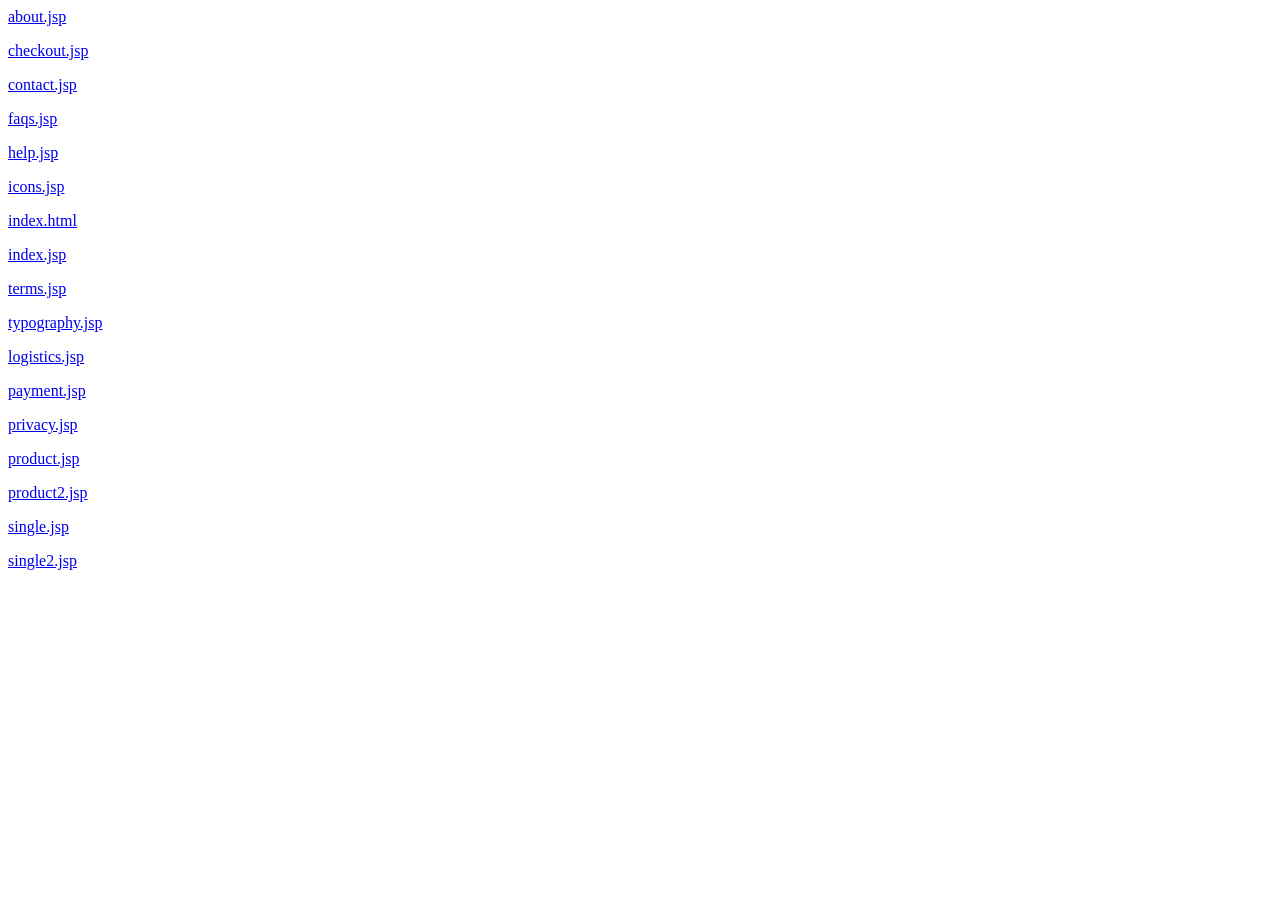
<file: src/main/webapp/index.html>
<!DOCTYPE html>
<html>
<head>
    <meta charset="UTF-8">
    <title>Insert title here</title>
</head>
<a href="about.jsp">about.jsp</a>
<p>
    <a href="checkout.jsp">checkout.jsp</a>
<p>
    <a href="contact.jsp">contact.jsp</a>
<p>
    <a href="faqs.jsp">faqs.jsp</a>
<p>
    <a href="help.jsp">help.jsp</a>
<p>
    <a href="icons.jsp">icons.jsp</a>
<p>
    <a href="index.html">index.html</a>
<p>
    <a href="index.jsp">index.jsp</a>
<p>
    <a href="terms.jsp">terms.jsp</a>
<p>
    <a href="typography.jsp">typography.jsp</a>
<p>
    <a href="logistics.jsp">logistics.jsp</a>
<p>
    <a href="payment.jsp">payment.jsp</a>
<p>
    <a href="privacy.jsp">privacy.jsp</a>
<p>
    <a href="product.jsp">product.jsp</a>
<p>
    <a href="product2.jsp">product2.jsp</a>
<p>
    <a href="single.jsp">single.jsp</a>
<p>
    <a href="single2.jsp">single2.jsp</a>
<p>
    </body>
</html>
</file>
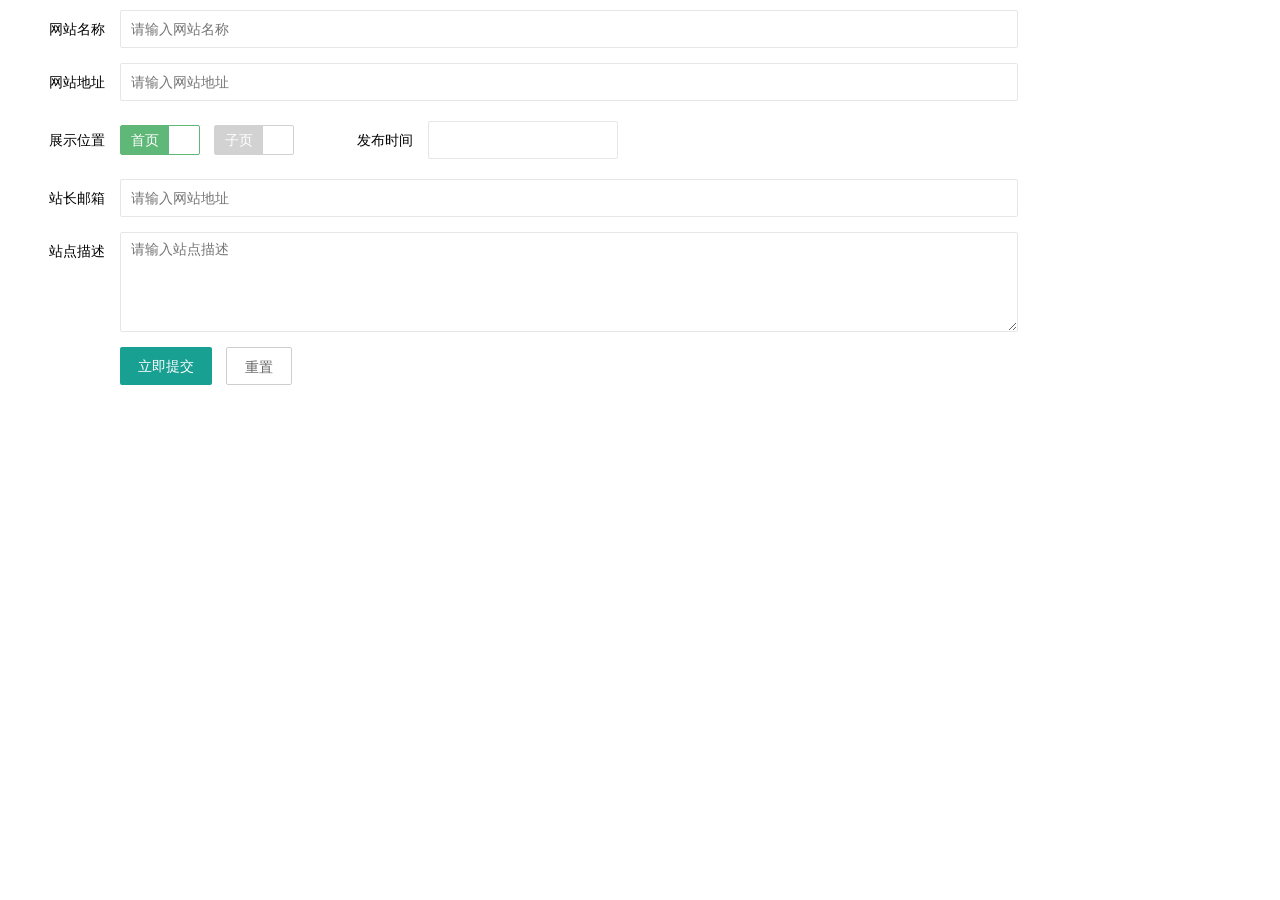
<file: src/main/webapp/ht/page/goodAdmin/linksAdd.html>
<!DOCTYPE html>
<html>
<head>
    <meta charset="utf-8">
    <title>文章添加--layui后台管理模板</title>
    <meta name="renderer" content="webkit">
    <meta http-equiv="X-UA-Compatible" content="IE=edge,chrome=1">
    <meta name="viewport" content="width=device-width, initial-scale=1, maximum-scale=1">
    <meta name="apple-mobile-web-app-status-bar-style" content="black">
    <meta name="apple-mobile-web-app-capable" content="yes">
    <meta name="format-detection" content="telephone=no">
    <link rel="stylesheet" href="../../layui/css/layui.css" media="all"/>
</head>
<body class="childrenBody">
<form class="layui-form" style="width:80%;">
    <div class="layui-form-item">
        <label class="layui-form-label">网站名称</label>
        <div class="layui-input-block">
            <input type="text" class="layui-input linksName" lay-verify="required" placeholder="请输入网站名称">
        </div>
    </div>
    <div class="layui-form-item">
        <label class="layui-form-label">网站地址</label>
        <div class="layui-input-block">
            <input type="tel" class="layui-input linksUrl" lay-verify="required|url" placeholder="请输入网站地址">
        </div>
    </div>
    <div class="layui-form-item">
        <div class="layui-inline">
            <label class="layui-form-label">展示位置</label>
            <div class="layui-input-block">
                <input type="checkbox" name="homePage" class="homePage" title="首页" checked>
                <input type="checkbox" name="subPage" class="subPage" title="子页">
            </div>
        </div>
        <div class="layui-inline">
            <label class="layui-form-label">发布时间</label>
            <div class="layui-input-inline">
                <input type="text" class="layui-input linksTime" lay-verify="date" onclick="layui.laydate({elem:this})">
            </div>
        </div>
    </div>
    <div class="layui-form-item">
        <label class="layui-form-label">站长邮箱</label>
        <div class="layui-input-block">
            <input type="text" class="layui-input masterEmail" lay-verify="email" placeholder="请输入网站地址">
        </div>
    </div>
    <div class="layui-form-item">
        <label class="layui-form-label">站点描述</label>
        <div class="layui-input-block">
            <textarea placeholder="请输入站点描述" class="layui-textarea linksDesc"></textarea>
        </div>
    </div>
    <div class="layui-form-item">
        <div class="layui-input-block">
            <button class="layui-btn" lay-submit="" lay-filter="addLinks">立即提交</button>
            <button type="reset" class="layui-btn layui-btn-primary">重置</button>
        </div>
    </div>
</form>
<script type="text/javascript" src="../../layui/layui.js"></script>
<script type="text/javascript" src="linksAdd.js"></script>
</body>
</html>
</file>
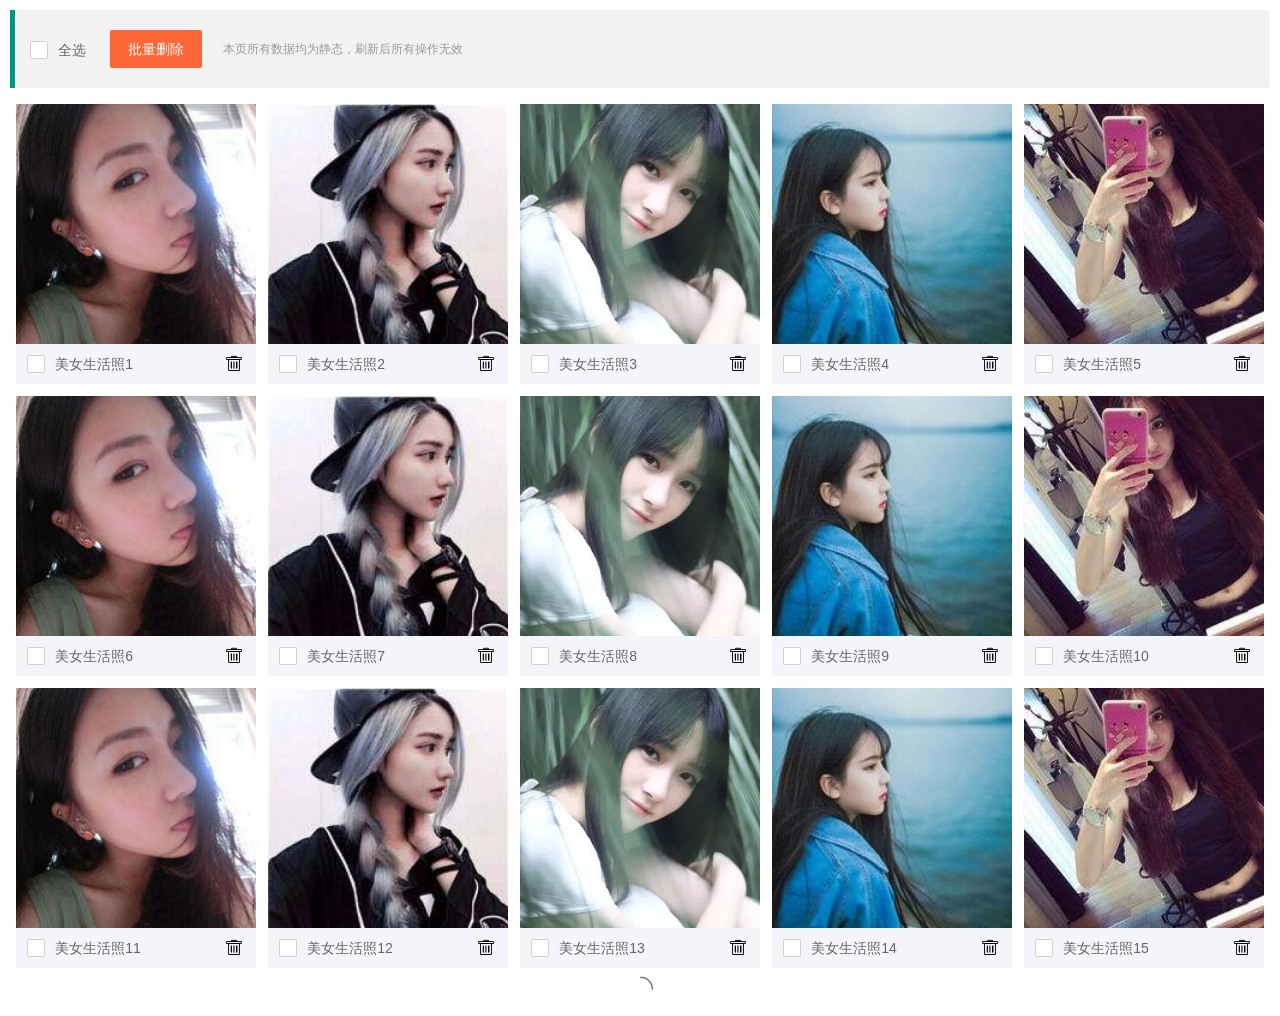
<file: src/main/webapp/ht/page/img/images.html>
<!DOCTYPE html>
<html>
<head>
    <meta charset="utf-8">
    <title>图片总数--layui后台管理模板</title>
    <meta name="renderer" content="webkit">
    <meta http-equiv="X-UA-Compatible" content="IE=edge,chrome=1">
    <meta name="viewport" content="width=device-width, initial-scale=1, maximum-scale=1">
    <meta name="apple-mobile-web-app-status-bar-style" content="black">
    <meta name="apple-mobile-web-app-capable" content="yes">
    <meta name="format-detection" content="telephone=no">
    <link rel="stylesheet" href="../../layui/css/layui.css" media="all"/>
    <link rel="stylesheet" href="../../css/images.css" media="all"/>
</head>
<body class="childrenBody">
<form class="layui-form">
    <blockquote class="layui-elem-quote news_search">
        <div class="layui-inline">
            <input type="checkbox" name="selectAll" id="selectAll" lay-filter="selectAll" lay-skin="primary" title="全选">
        </div>
        <div class="layui-inline">
            <a class="layui-btn layui-btn-danger batchDel">批量删除</a>
        </div>
        <div class="layui-inline">
            <div class="layui-form-mid layui-word-aux">　本页所有数据均为静态，刷新后所有操作无效</div>
        </div>
    </blockquote>
    <ul id="Images"></ul>
</form>
<script type="text/javascript" src="../../layui/layui.js"></script>
<script type="text/javascript" src="images.js"></script>
</body>
</html>
</file>
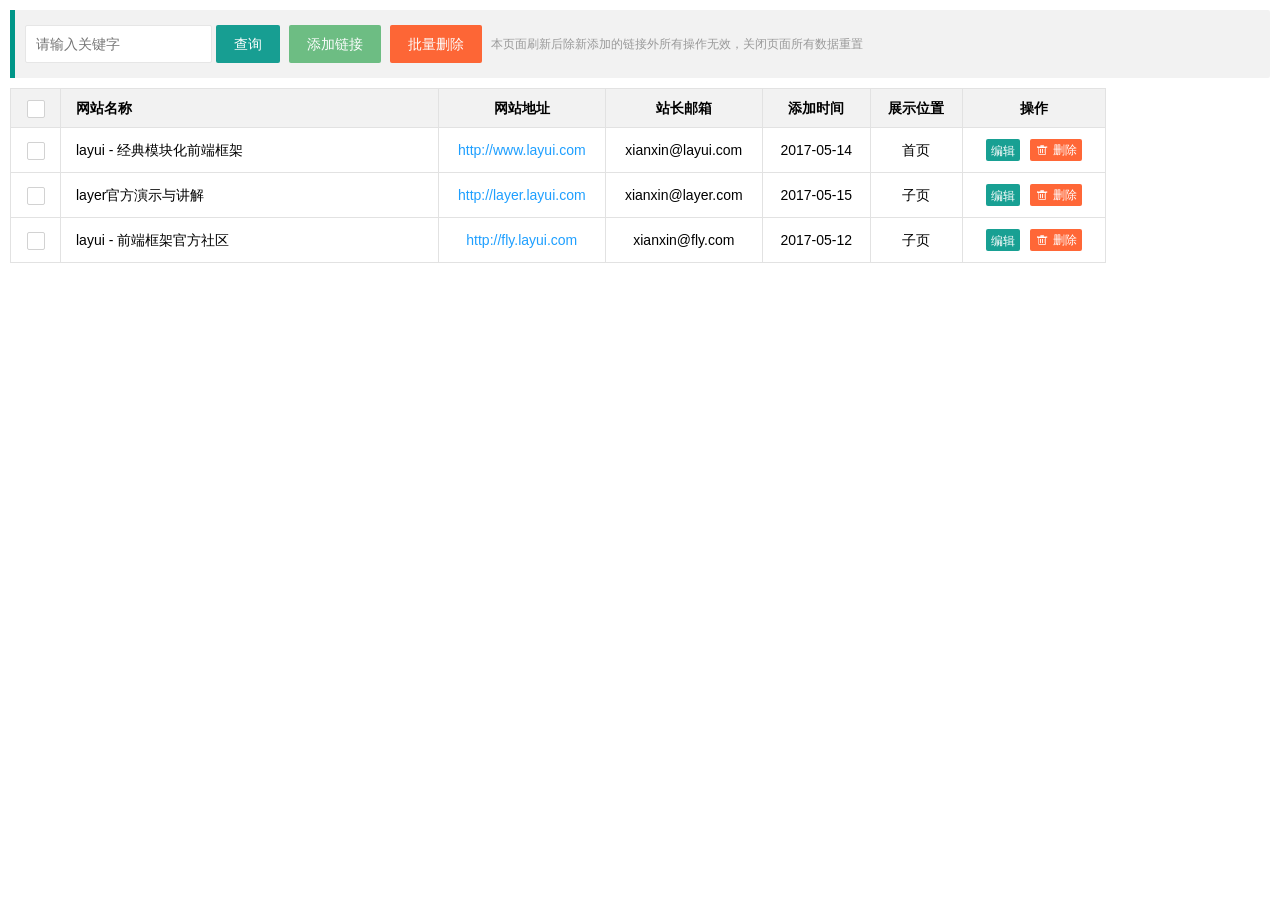
<file: src/main/webapp/ht/page/links/linksList.html>
<!DOCTYPE html>
<html>
<head>
    <meta charset="utf-8">
    <title>文章列表--layui后台管理模板</title>
    <meta name="renderer" content="webkit">
    <meta http-equiv="X-UA-Compatible" content="IE=edge,chrome=1">
    <meta name="viewport" content="width=device-width, initial-scale=1, maximum-scale=1">
    <meta name="apple-mobile-web-app-status-bar-style" content="black">
    <meta name="apple-mobile-web-app-capable" content="yes">
    <meta name="format-detection" content="telephone=no">
    <link rel="stylesheet" href="../../layui/css/layui.css" media="all"/>
    <link rel="stylesheet" href="//at.alicdn.com/t/font_tnyc012u2rlwstt9.css" media="all"/>
    <link rel="stylesheet" href="../../css/news.css" media="all"/>
</head>
<body class="childrenBody">
<blockquote class="layui-elem-quote news_search">
    <div class="layui-inline">
        <div class="layui-input-inline">
            <input type="text" value="" placeholder="请输入关键字" class="layui-input search_input">
        </div>
        <a class="layui-btn search_btn">查询</a>
    </div>
    <div class="layui-inline">
        <a class="layui-btn linksAdd_btn" style="background-color:#5FB878">添加链接</a>
    </div>
    <div class="layui-inline">
        <a class="layui-btn layui-btn-danger batchDel">批量删除</a>
    </div>
    <div class="layui-inline">
        <div class="layui-form-mid layui-word-aux">本页面刷新后除新添加的链接外所有操作无效，关闭页面所有数据重置</div>
    </div>
</blockquote>
<div class="layui-form links_list">
    <table class="layui-table">
        <colgroup>
            <col width="50">
            <col width="30%">
            <col>
            <col>
            <col>
            <col>
            <col>
            <col width="13%">
        </colgroup>
        <thead>
        <tr>
            <th><input type="checkbox" name="" lay-skin="primary" lay-filter="allChoose" id="allChoose"></th>
            <th style="text-align:left;">网站名称</th>
            <th>网站地址</th>
            <th>站长邮箱</th>
            <th>添加时间</th>
            <th>展示位置</th>
            <th>操作</th>
        </tr>
        </thead>
        <tbody class="links_content"></tbody>
    </table>
</div>
<div id="page"></div>
<script type="text/javascript" src="../../layui/layui.js"></script>
<script type="text/javascript" src="linksList.js"></script>
</body>
</html>
</file>
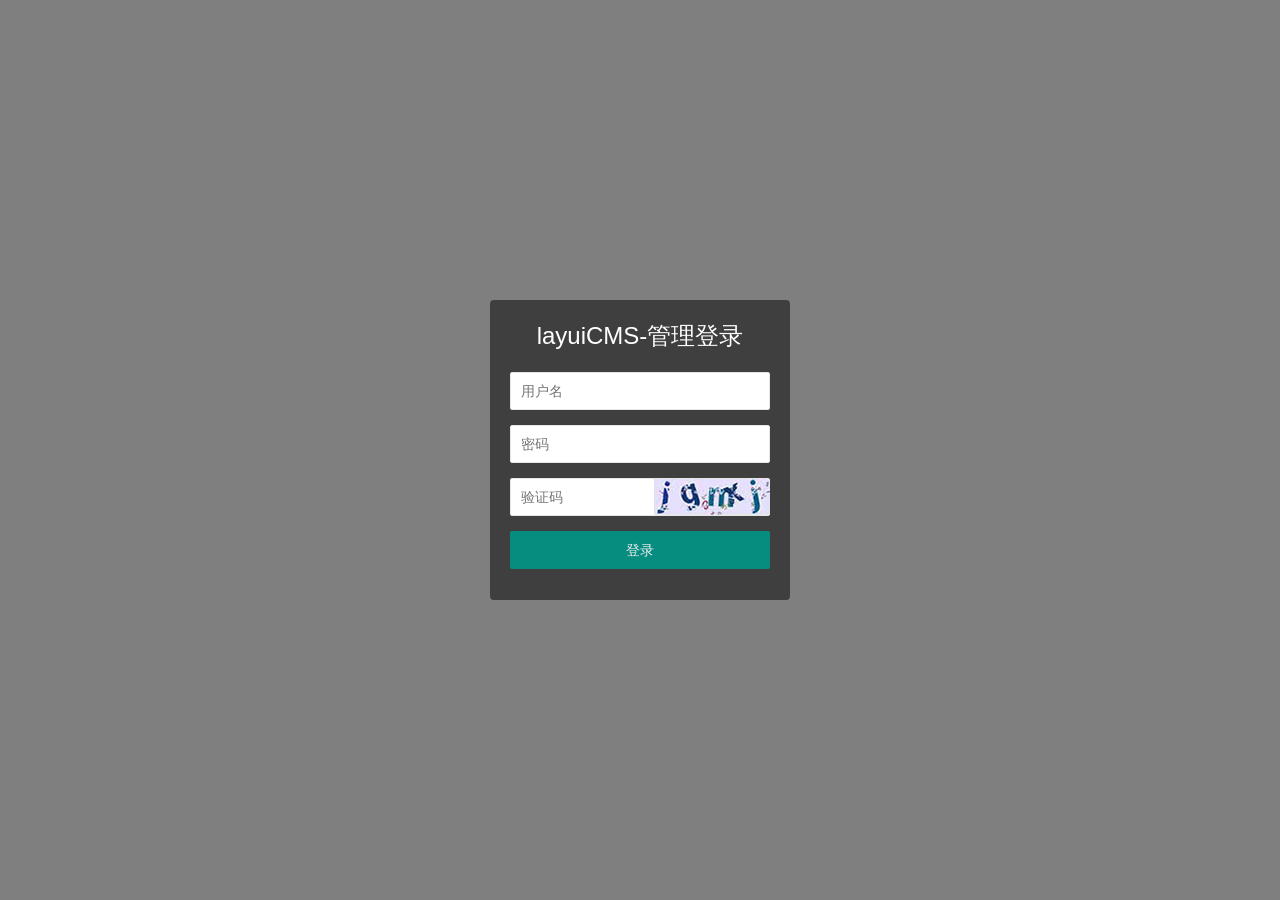
<file: src/main/webapp/ht/page/login/login.html>
<!DOCTYPE html>
<html>
<head>
    <meta charset="utf-8">
    <title>登录--layui后台管理模板</title>
    <meta name="renderer" content="webkit">
    <meta http-equiv="X-UA-Compatible" content="IE=edge,chrome=1">
    <meta name="viewport" content="width=device-width, initial-scale=1, maximum-scale=1">
    <meta name="apple-mobile-web-app-status-bar-style" content="black">
    <meta name="apple-mobile-web-app-capable" content="yes">
    <meta name="format-detection" content="telephone=no">
    <link rel="stylesheet" href="../../layui/css/layui.css" media="all"/>
    <link rel="stylesheet" href="../../css/login.css" media="all"/>
</head>
<body>
<video class="video-player" preload="auto" autoplay="autoplay" loop="loop" data-height="1080" data-width="1920"
       height="1080" width="1920">
    <source src="login.mp4" type="video/mp4">
    <!-- 此视频文件为支付宝所有，在此仅供样式参考，如用到商业用途，请自行更换为其他视频或图片，否则造成的任何问题使用者本人承担，谢谢 -->
</video>
<div class="video_mask"></div>
<div class="login">
    <h1>layuiCMS-管理登录</h1>
    <form class="layui-form">
        <div class="layui-form-item">
            <input class="layui-input" name="username" placeholder="用户名" lay-verify="required" type="text"
                   autocomplete="off">
        </div>
        <div class="layui-form-item">
            <input class="layui-input" name="password" placeholder="密码" lay-verify="required" type="password"
                   autocomplete="off">
        </div>
        <div class="layui-form-item form_code">
            <input class="layui-input" name="code" placeholder="验证码" lay-verify="required" type="text"
                   autocomplete="off">
            <div class="code"><img src="../../images/code.jpg" width="116" height="36"></div>
        </div>
        <button class="layui-btn login_btn" lay-submit="" lay-filter="login">登录</button>
    </form>
</div>
<script type="text/javascript" src="../../layui/layui.js"></script>
<script type="text/javascript" src="login.js"></script>
</body>
</html>
</file>
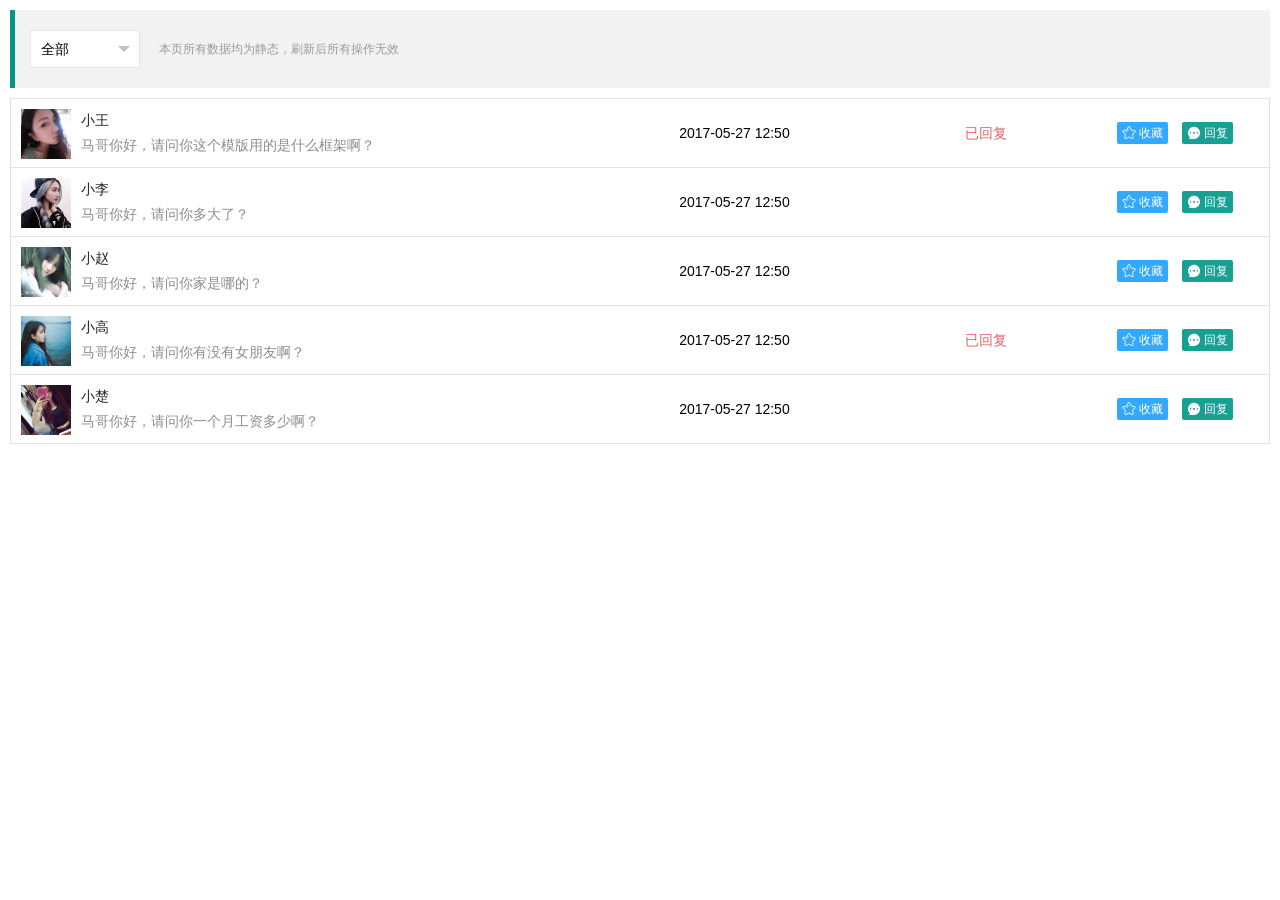
<file: src/main/webapp/ht/page/message/message.html>
<!DOCTYPE html>
<html>
<head>
    <meta charset="utf-8">
    <title>消息列表--layui后台管理模板</title>
    <meta name="renderer" content="webkit">
    <meta http-equiv="X-UA-Compatible" content="IE=edge,chrome=1">
    <meta name="viewport" content="width=device-width, initial-scale=1, maximum-scale=1">
    <meta name="apple-mobile-web-app-status-bar-style" content="black">
    <meta name="apple-mobile-web-app-capable" content="yes">
    <meta name="format-detection" content="telephone=no">
    <link rel="stylesheet" href="../../layui/css/layui.css" media="all"/>
    <link rel="stylesheet" href="//at.alicdn.com/t/font_tnyc012u2rlwstt9.css" media="all"/>
    <link rel="stylesheet" href="../../css/message.css" media="all"/>
</head>
<body class="childrenBody">
<form class="layui-form">
    <blockquote class="layui-elem-quote news_search">
        <div class="layui-inline selectMsg">
            <select name="msgColl" lay-filter="selectMsg">
                <option value="0">全部</option>
                <option value="1">已收藏</option>
            </select>
        </div>
        <div class="layui-inline">
            <div class="layui-form-mid layui-word-aux">本页所有数据均为静态，刷新后所有操作无效</div>
        </div>
    </blockquote>
    <table class="layui-table msg_box" lay-skin="line">
        <colgroup>
            <col width="45%">
            <col width="25%">
            <col width="15%">
            <col>
        </colgroup>
        <tbody class="msgHtml"></tbody>
    </table>
</form>
<script type="text/javascript" src="../../layui/layui.js"></script>
<script type="text/javascript" src="message.js"></script>
</body>
</html>
</file>
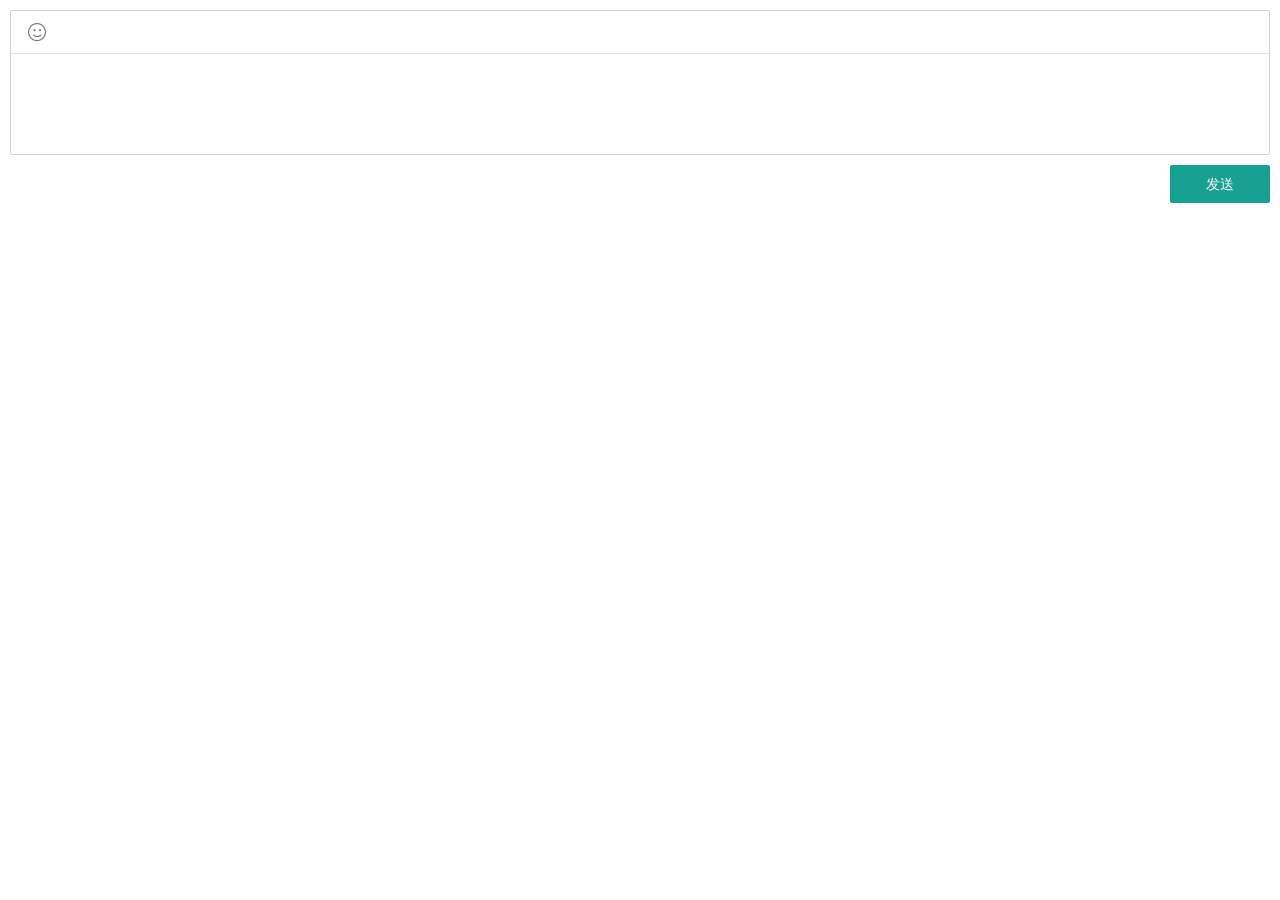
<file: src/main/webapp/ht/page/message/messageReply.html>
<!DOCTYPE html>
<html>
<head>
    <meta charset="utf-8">
    <title>消息回复--layui后台管理模板</title>
    <meta name="renderer" content="webkit">
    <meta http-equiv="X-UA-Compatible" content="IE=edge,chrome=1">
    <meta name="viewport" content="width=device-width, initial-scale=1, maximum-scale=1">
    <meta name="apple-mobile-web-app-status-bar-style" content="black">
    <meta name="apple-mobile-web-app-capable" content="yes">
    <meta name="format-detection" content="telephone=no">
    <link rel="stylesheet" href="../../layui/css/layui.css" media="all"/>
    <link rel="stylesheet" href="//at.alicdn.com/t/font_tnyc012u2rlwstt9.css" media="all"/>
    <link rel="stylesheet" href="../../css/message.css" media="all"/>
</head>
<body class="childrenBody">
<form class="layui-form">
    <div class="replay_edit">
        <textarea class="layui-textarea" id="msgReply"></textarea>
        <a class="layui-btn send_msg">发送</a>
    </div>
    <table class="layui-table msg_box" lay-skin="line">
        <colgroup>
            <col width="50%">
            <col width="30%">
            <col>
        </colgroup>
        <tbody class="msgReplyHtml"></tbody>
    </table>
</form>
<script type="text/javascript" src="../../layui/layui.js"></script>
<script type="text/javascript" src="message.js"></script>
</body>
</html>
</file>
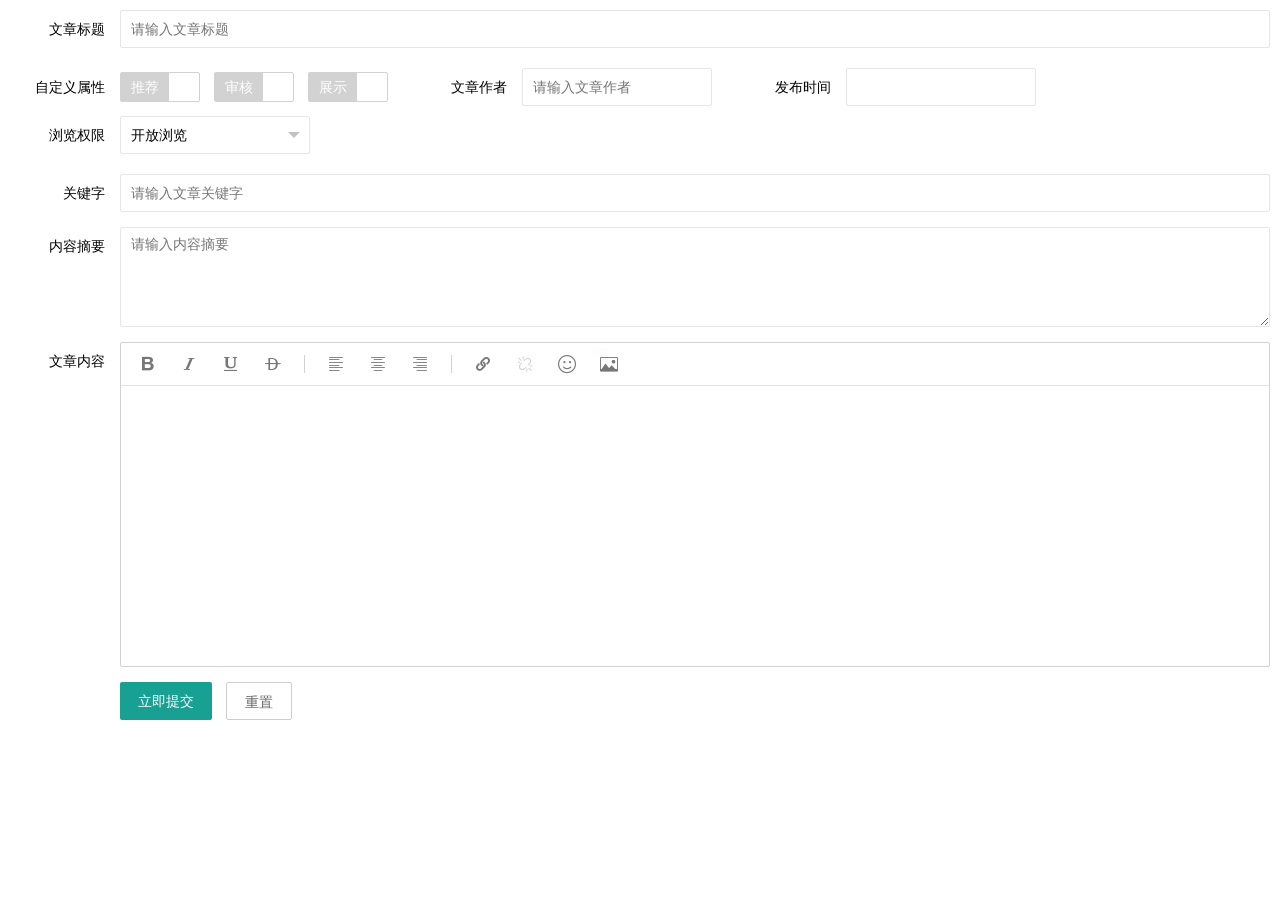
<file: src/main/webapp/ht/page/news/newsAdd.html>
<!DOCTYPE html>
<html>
<head>
    <meta charset="utf-8">
    <title>文章添加--layui后台管理模板</title>
    <meta name="renderer" content="webkit">
    <meta http-equiv="X-UA-Compatible" content="IE=edge,chrome=1">
    <meta name="viewport" content="width=device-width, initial-scale=1, maximum-scale=1">
    <meta name="apple-mobile-web-app-status-bar-style" content="black">
    <meta name="apple-mobile-web-app-capable" content="yes">
    <meta name="format-detection" content="telephone=no">
    <link rel="stylesheet" href="../../layui/css/layui.css" media="all"/>
</head>
<body class="childrenBody">
<form class="layui-form">
    <div class="layui-form-item">
        <label class="layui-form-label">文章标题</label>
        <div class="layui-input-block">
            <input type="text" class="layui-input newsName" lay-verify="required" placeholder="请输入文章标题">
        </div>
    </div>
    <div class="layui-form-item">
        <div class="layui-inline">
            <label class="layui-form-label">自定义属性</label>
            <div class="layui-input-block">
                <input type="checkbox" name="tuijian" class="tuijian" title="推荐">
                <input type="checkbox" name="shenhe" class="newsStatus" title="审核">
                <input type="checkbox" name="show" class="isShow" title="展示">
            </div>
        </div>
        <div class="layui-inline">
            <label class="layui-form-label">文章作者</label>
            <div class="layui-input-inline">
                <input type="text" class="layui-input newsAuthor" lay-verify="required" placeholder="请输入文章作者">
            </div>
        </div>
        <div class="layui-inline">
            <label class="layui-form-label">发布时间</label>
            <div class="layui-input-inline">
                <input type="text" class="layui-input newsTime" lay-verify="required|date"
                       onclick="layui.laydate({elem:this})">
            </div>
        </div>
        <div class="layui-inline">
            <label class="layui-form-label">浏览权限</label>
            <div class="layui-input-inline">
                <select name="browseLook" class="newsLook" lay-filter="browseLook">
                    <option value="0">开放浏览</option>
                    <option value="1">会员浏览</option>
                </select>
            </div>
        </div>
    </div>
    <div class="layui-form-item">
        <label class="layui-form-label">关键字</label>
        <div class="layui-input-block">
            <input type="text" class="layui-input" placeholder="请输入文章关键字">
        </div>
    </div>
    <div class="layui-form-item">
        <label class="layui-form-label">内容摘要</label>
        <div class="layui-input-block">
            <textarea placeholder="请输入内容摘要" class="layui-textarea"></textarea>
        </div>
    </div>
    <div class="layui-form-item">
        <label class="layui-form-label">文章内容</label>
        <div class="layui-input-block">
            <textarea class="layui-textarea layui-hide" name="content" lay-verify="content"
                      id="news_content"></textarea>
        </div>
    </div>
    <div class="layui-form-item">
        <div class="layui-input-block">
            <button class="layui-btn" lay-submit="" lay-filter="addNews">立即提交</button>
            <button type="reset" class="layui-btn layui-btn-primary">重置</button>
        </div>
    </div>
</form>
<script type="text/javascript" src="../../layui/layui.js"></script>
<script type="text/javascript" src="newsAdd.js"></script>
</body>
</html>
</file>
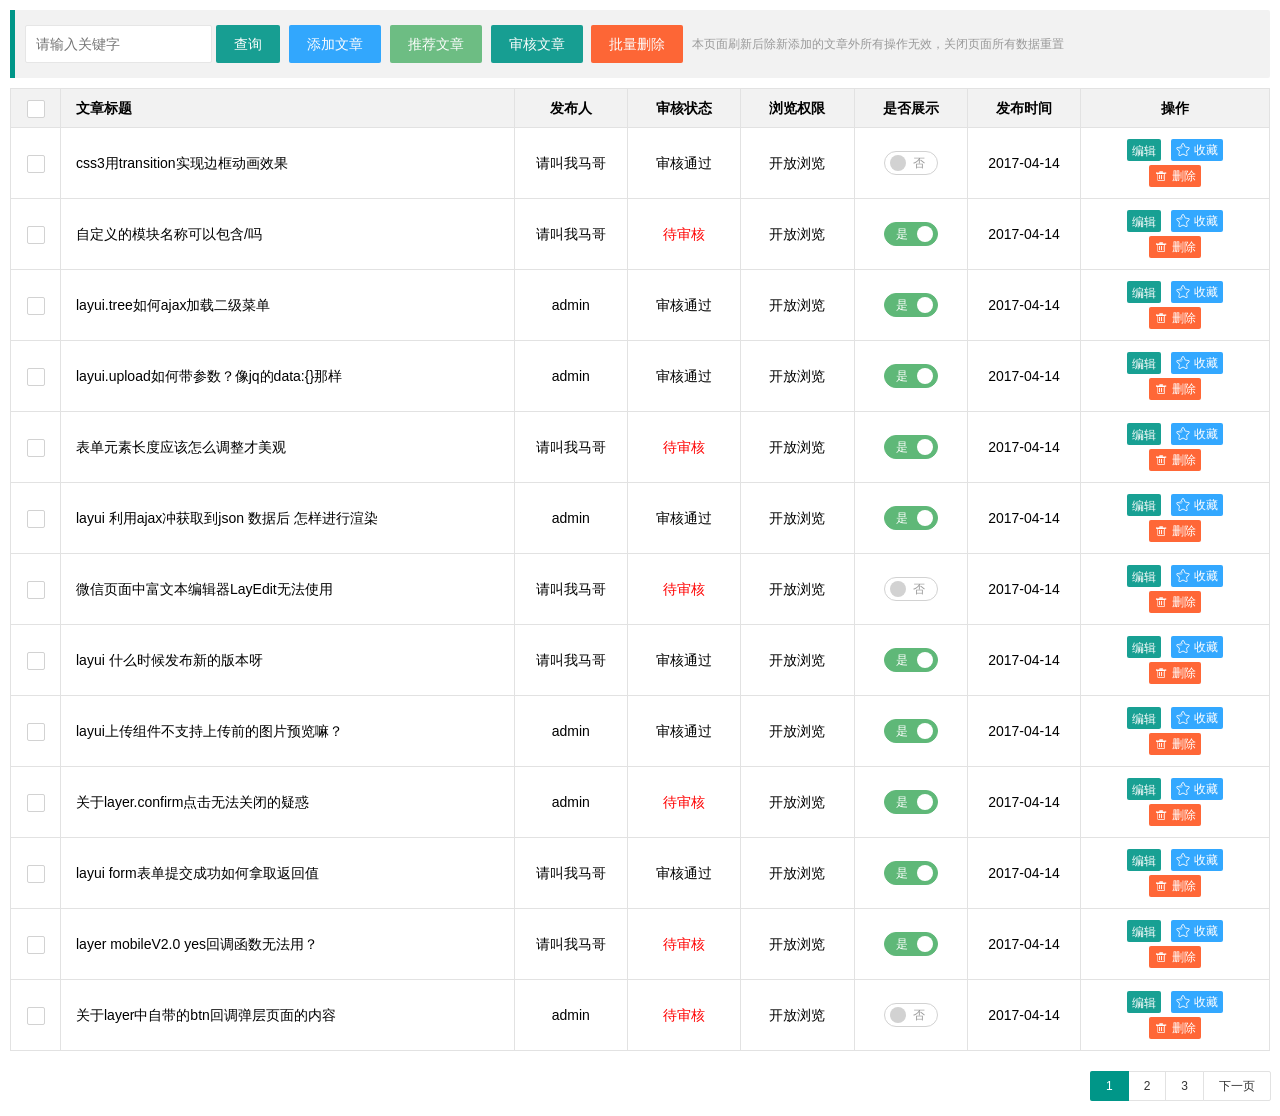
<file: src/main/webapp/ht/page/news/newsList.html>
<!DOCTYPE html>
<html>
<head>
    <meta charset="utf-8">
    <title>文章列表--layui后台管理模板</title>
    <meta name="renderer" content="webkit">
    <meta http-equiv="X-UA-Compatible" content="IE=edge,chrome=1">
    <meta name="viewport" content="width=device-width, initial-scale=1, maximum-scale=1">
    <meta name="apple-mobile-web-app-status-bar-style" content="black">
    <meta name="apple-mobile-web-app-capable" content="yes">
    <meta name="format-detection" content="telephone=no">
    <link rel="stylesheet" href="../../layui/css/layui.css" media="all"/>
    <link rel="stylesheet" href="//at.alicdn.com/t/font_tnyc012u2rlwstt9.css" media="all"/>
    <link rel="stylesheet" href="../../css/news.css" media="all"/>
</head>
<body class="childrenBody">
<blockquote class="layui-elem-quote news_search">
    <div class="layui-inline">
        <div class="layui-input-inline">
            <input type="text" value="" placeholder="请输入关键字" class="layui-input search_input">
        </div>
        <a class="layui-btn search_btn">查询</a>
    </div>
    <div class="layui-inline">
        <a class="layui-btn layui-btn-normal newsAdd_btn">添加文章</a>
    </div>
    <div class="layui-inline">
        <a class="layui-btn recommend" style="background-color:#5FB878">推荐文章</a>
    </div>
    <div class="layui-inline">
        <a class="layui-btn audit_btn">审核文章</a>
    </div>
    <div class="layui-inline">
        <a class="layui-btn layui-btn-danger batchDel">批量删除</a>
    </div>
    <div class="layui-inline">
        <div class="layui-form-mid layui-word-aux">本页面刷新后除新添加的文章外所有操作无效，关闭页面所有数据重置</div>
    </div>
</blockquote>
<div class="layui-form news_list">
    <table class="layui-table">
        <colgroup>
            <col width="50">
            <col>
            <col width="9%">
            <col width="9%">
            <col width="9%">
            <col width="9%">
            <col width="9%">
            <col width="15%">
        </colgroup>
        <thead>
        <tr>
            <th><input type="checkbox" name="" lay-skin="primary" lay-filter="allChoose" id="allChoose"></th>
            <th style="text-align:left;">文章标题</th>
            <th>发布人</th>
            <th>审核状态</th>
            <th>浏览权限</th>
            <th>是否展示</th>
            <th>发布时间</th>
            <th>操作</th>
        </tr>
        </thead>
        <tbody class="news_content"></tbody>
    </table>
</div>
<div id="page"></div>
<script type="text/javascript" src="../../layui/layui.js"></script>
<script type="text/javascript" src="newsList.js"></script>
</body>
</html>
</file>
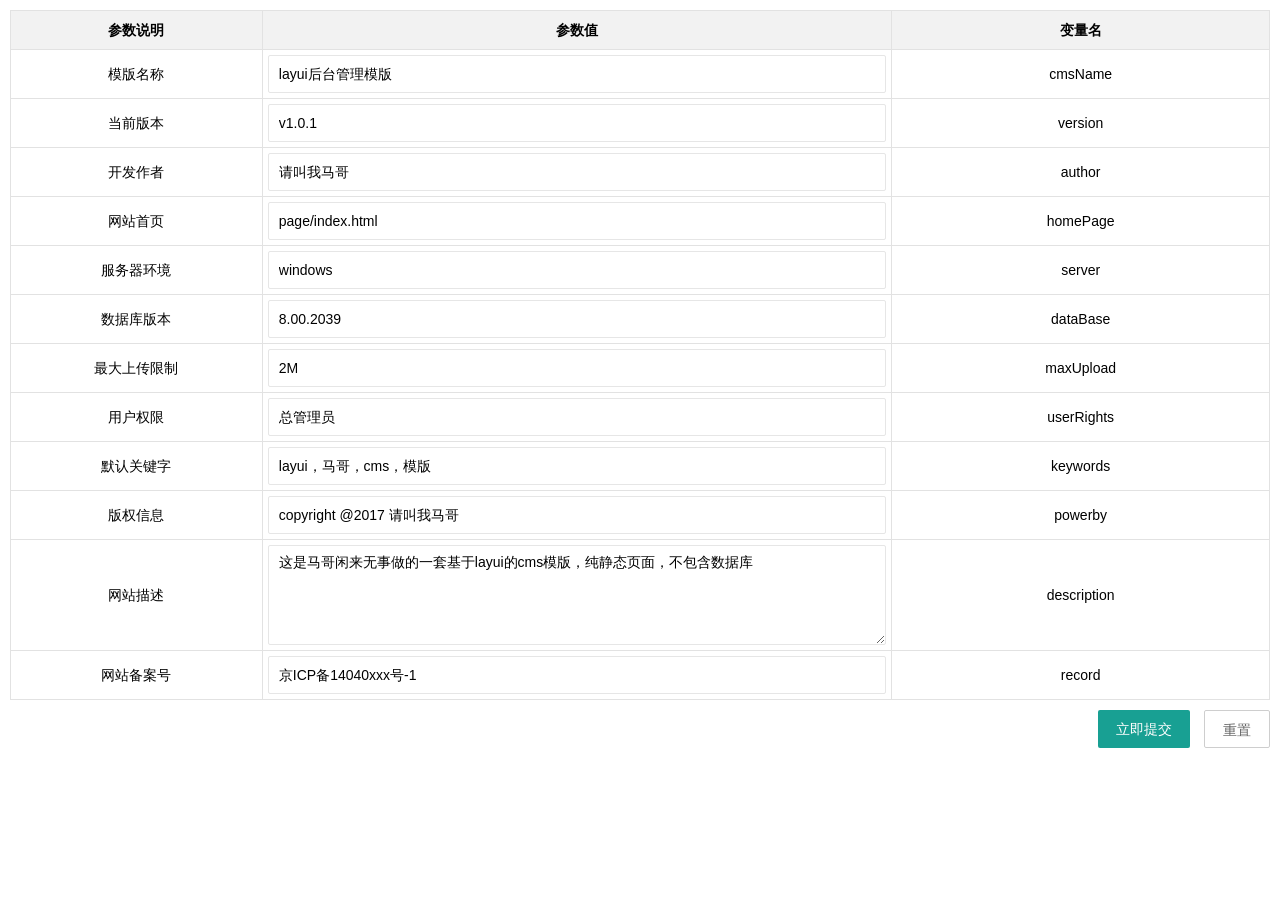
<file: src/main/webapp/ht/page/systemParameter/systemParameter.html>
<!DOCTYPE html>
<html>
<head>
    <meta charset="utf-8">
    <title>系统基本参数--layui后台管理模板</title>
    <meta name="renderer" content="webkit">
    <meta http-equiv="X-UA-Compatible" content="IE=edge,chrome=1">
    <meta name="viewport" content="width=device-width, initial-scale=1, maximum-scale=1">
    <meta name="apple-mobile-web-app-status-bar-style" content="black">
    <meta name="apple-mobile-web-app-capable" content="yes">
    <meta name="format-detection" content="telephone=no">
    <link rel="stylesheet" href="../../layui/css/layui.css" media="all"/>
    <style type="text/css">
        .layui-table td, .layui-table th {
            text-align: center;
        }

        .layui-table td {
            padding: 5px;
        }
    </style>
</head>
<body class="childrenBody">
<form class="layui-form">
    <table class="layui-table">
        <colgroup>
            <col width="20%">
            <col width="50%">
            <col>
        </colgroup>
        <thead>
        <tr>
            <th>参数说明</th>
            <th>参数值</th>
            <th>变量名</th>
        </tr>
        </thead>
        <tbody>
        <tr>
            <td>模版名称</td>
            <td><input type="text" class="layui-input cmsName" lay-verify="required" placeholder="请输入模版名称"></td>
            <td>cmsName</td>
        </tr>
        <tr>
            <td>当前版本</td>
            <td><input type="text" class="layui-input version" placeholder="请输入当前模版版本"></td>
            <td>version</td>
        </tr>
        <tr>
            <td>开发作者</td>
            <td><input type="text" class="layui-input author" placeholder="请输入开发作者"></td>
            <td>author</td>
        </tr>
        <tr>
            <td>网站首页</td>
            <td><input type="text" class="layui-input homePage" placeholder="请输入网站首页"></td>
            <td>homePage</td>
        </tr>
        <tr>
            <td>服务器环境</td>
            <td><input type="text" class="layui-input server" placeholder="请输入服务器环境"></td>
            <td>server</td>
        </tr>
        <tr>
            <td>数据库版本</td>
            <td><input type="text" class="layui-input dataBase" placeholder="请输入数据库版本"></td>
            <td>dataBase</td>
        </tr>
        <tr>
            <td>最大上传限制</td>
            <td><input type="text" class="layui-input maxUpload" placeholder="请输入最大上传限制"></td>
            <td>maxUpload</td>
        </tr>
        <tr>
            <td>用户权限</td>
            <td><input type="text" class="layui-input userRights" placeholder="请输入当前用户权限"></td>
            <td>userRights</td>
        </tr>
        <tr>
            <td>默认关键字</td>
            <td><input type="text" class="layui-input keywords" placeholder="请输入默认关键字"></td>
            <td>keywords</td>
        </tr>
        <tr>
            <td>版权信息</td>
            <td><input type="text" class="layui-input powerby" placeholder="请输入网站版权信息"></td>
            <td>powerby</td>
        </tr>
        <tr>
            <td>网站描述</td>
            <td><textarea placeholder="请输入网站描述" class="layui-textarea description"></textarea></td>
            <td>description</td>
        </tr>
        <tr>
            <td>网站备案号</td>
            <td><input type="text" class="layui-input record" placeholder="请输入网站备案号"></td>
            <td>record</td>
        </tr>
        </tbody>
    </table>
    <div class="layui-form-item" style="text-align: right;">
        <div class="layui-input-block">
            <button class="layui-btn" lay-submit="" lay-filter="systemParameter">立即提交</button>
            <button type="reset" class="layui-btn layui-btn-primary">重置</button>
        </div>
    </div>
</form>
<script type="text/javascript" src="../../layui/layui.js"></script>
<script type="text/javascript" src="systemParameter.js"></script>
</body>
</html>
</file>
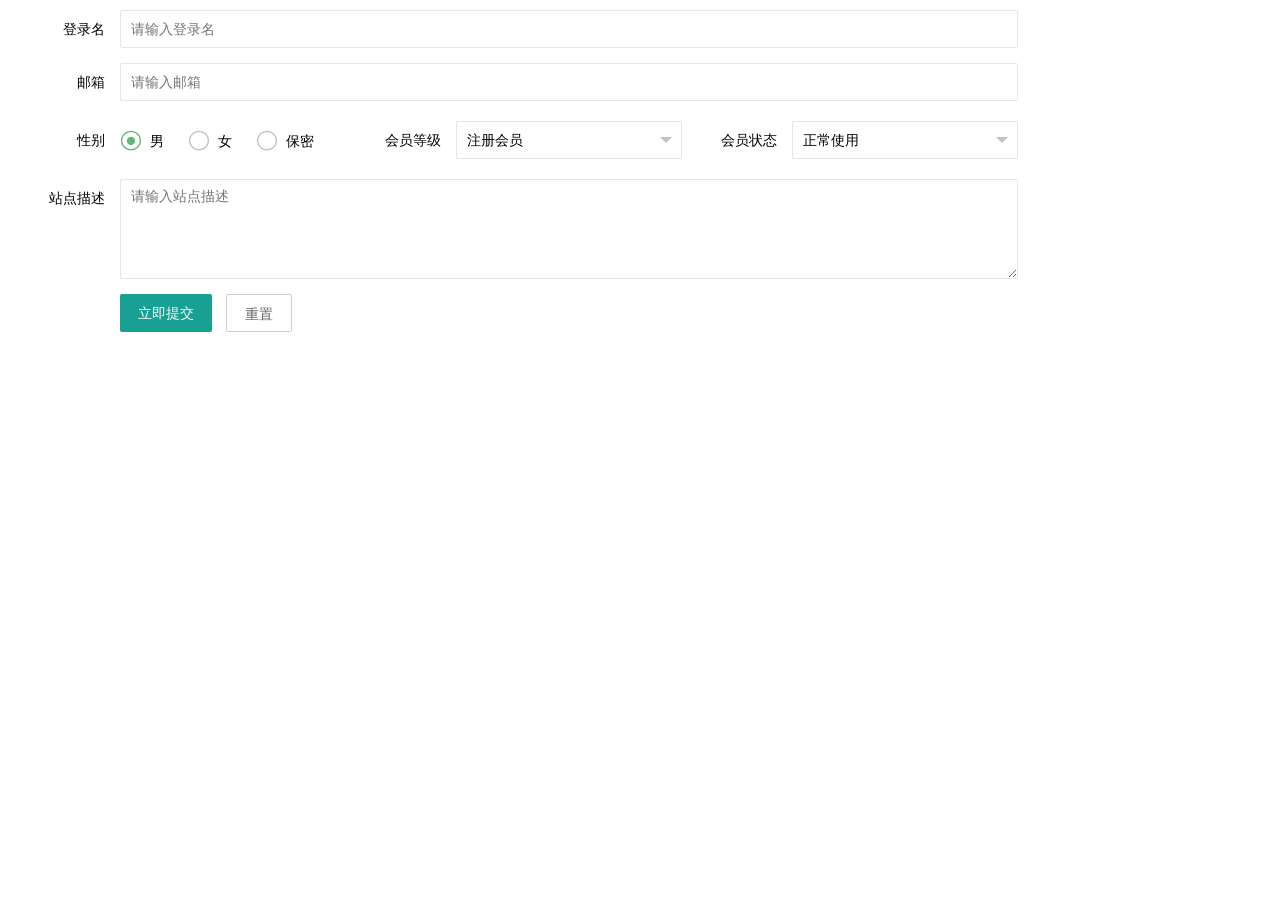
<file: src/main/webapp/ht/page/user/addUser.html>
<!DOCTYPE html>
<html>
<head>
    <meta charset="utf-8">
    <title>会员添加--layui后台管理模板</title>
    <meta name="renderer" content="webkit">
    <meta http-equiv="X-UA-Compatible" content="IE=edge,chrome=1">
    <meta name="viewport" content="width=device-width, initial-scale=1, maximum-scale=1">
    <meta name="apple-mobile-web-app-status-bar-style" content="black">
    <meta name="apple-mobile-web-app-capable" content="yes">
    <meta name="format-detection" content="telephone=no">
    <link rel="stylesheet" href="../../layui/css/layui.css" media="all"/>
    <style type="text/css">
        .layui-form-item .layui-inline {
            width: 33.333%;
            float: left;
            margin-right: 0;
        }

        @media (max-width: 1240px) {
            .layui-form-item .layui-inline {
                width: 100%;
                float: none;
            }
        }
    </style>
</head>
<body class="childrenBody">
<form class="layui-form" style="width:80%;">
    <div class="layui-form-item">
        <label class="layui-form-label">登录名</label>
        <div class="layui-input-block">
            <input type="text" class="layui-input userName" lay-verify="required" placeholder="请输入登录名">
        </div>
    </div>
    <div class="layui-form-item">
        <label class="layui-form-label">邮箱</label>
        <div class="layui-input-block">
            <input type="text" class="layui-input userEmail" lay-verify="email" placeholder="请输入邮箱">
        </div>
    </div>
    <div class="layui-form-item">
        <div class="layui-inline">
            <label class="layui-form-label">性别</label>
            <div class="layui-input-block userSex">
                <input type="radio" name="sex" value="男" title="男" checked>
                <input type="radio" name="sex" value="女" title="女">
                <input type="radio" name="sex" value="保密" title="保密">
            </div>
        </div>
        <div class="layui-inline">
            <label class="layui-form-label">会员等级</label>
            <div class="layui-input-block">
                <select name="userGrade" class="userGrade" lay-filter="userGrade">
                    <option value="0">注册会员</option>
                    <option value="1">中级会员</option>
                    <option value="2">高级会员</option>
                    <option value="3">超级会员</option>
                </select>
            </div>
        </div>
        <div class="layui-inline">
            <label class="layui-form-label">会员状态</label>
            <div class="layui-input-block">
                <select name="userStatus" class="userStatus" lay-filter="userStatus">
                    <option value="0">正常使用</option>
                    <option value="1">限制用户</option>
                </select>
            </div>
        </div>
    </div>
    <div class="layui-form-item">
        <label class="layui-form-label">站点描述</label>
        <div class="layui-input-block">
            <textarea placeholder="请输入站点描述" class="layui-textarea linksDesc"></textarea>
        </div>
    </div>
    <div class="layui-form-item">
        <div class="layui-input-block">
            <button class="layui-btn" lay-submit="" lay-filter="addUser">立即提交</button>
            <button type="reset" class="layui-btn layui-btn-primary">重置</button>
        </div>
    </div>
</form>
<script type="text/javascript" src="../../layui/layui.js"></script>
<script type="text/javascript" src="addUser.js"></script>
</body>
</html>
</file>
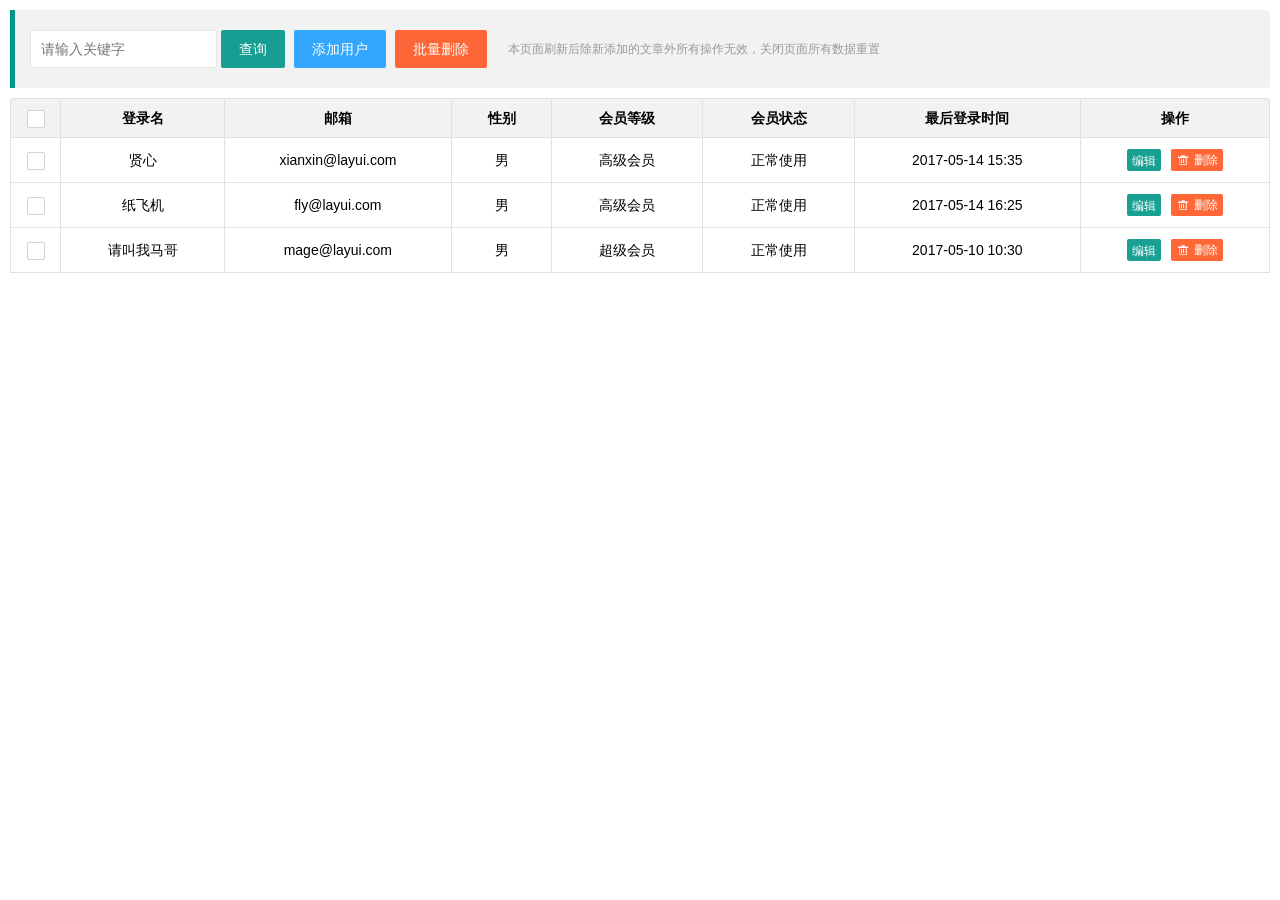
<file: src/main/webapp/ht/page/user/allUsers.html>
<!DOCTYPE html>
<html>
<head>
    <meta charset="utf-8">
    <title>用户总数--layui后台管理模板</title>
    <meta name="renderer" content="webkit">
    <meta http-equiv="X-UA-Compatible" content="IE=edge,chrome=1">
    <meta name="viewport" content="width=device-width, initial-scale=1, maximum-scale=1">
    <meta name="apple-mobile-web-app-status-bar-style" content="black">
    <meta name="apple-mobile-web-app-capable" content="yes">
    <meta name="format-detection" content="telephone=no">
    <link rel="stylesheet" href="../../layui/css/layui.css" media="all"/>
    <link rel="stylesheet" href="//at.alicdn.com/t/font_tnyc012u2rlwstt9.css" media="all"/>
    <link rel="stylesheet" href="../../css/user.css" media="all"/>
</head>
<body class="childrenBody">
<blockquote class="layui-elem-quote news_search">
    <div class="layui-inline">
        <div class="layui-input-inline">
            <input type="text" value="" placeholder="请输入关键字" class="layui-input search_input">
        </div>
        <a class="layui-btn search_btn">查询</a>
    </div>
    <div class="layui-inline">
        <a class="layui-btn layui-btn-normal usersAdd_btn">添加用户</a>
    </div>
    <div class="layui-inline">
        <a class="layui-btn layui-btn-danger batchDel">批量删除</a>
    </div>
    <div class="layui-inline">
        <div class="layui-form-mid layui-word-aux">　本页面刷新后除新添加的文章外所有操作无效，关闭页面所有数据重置</div>
    </div>
</blockquote>
<div class="layui-form users_list">
    <table class="layui-table">
        <colgroup>
            <col width="50">
            <col>
            <col width="18%">
            <col width="8%">
            <col width="12%">
            <col width="12%">
            <col width="18%">
            <col width="15%">
        </colgroup>
        <thead>
        <tr>
            <th><input type="checkbox" name="" lay-skin="primary" lay-filter="allChoose" id="allChoose"></th>
            <th>登录名</th>
            <th>邮箱</th>
            <th>性别</th>
            <th>会员等级</th>
            <th>会员状态</th>
            <th>最后登录时间</th>
            <th>操作</th>
        </tr>
        </thead>
        <tbody class="users_content"></tbody>
    </table>
</div>
<div id="page"></div>
<script type="text/javascript" src="../../layui/layui.js"></script>
<script type="text/javascript" src="allUsers.js"></script>
</body>
</html>
</file>
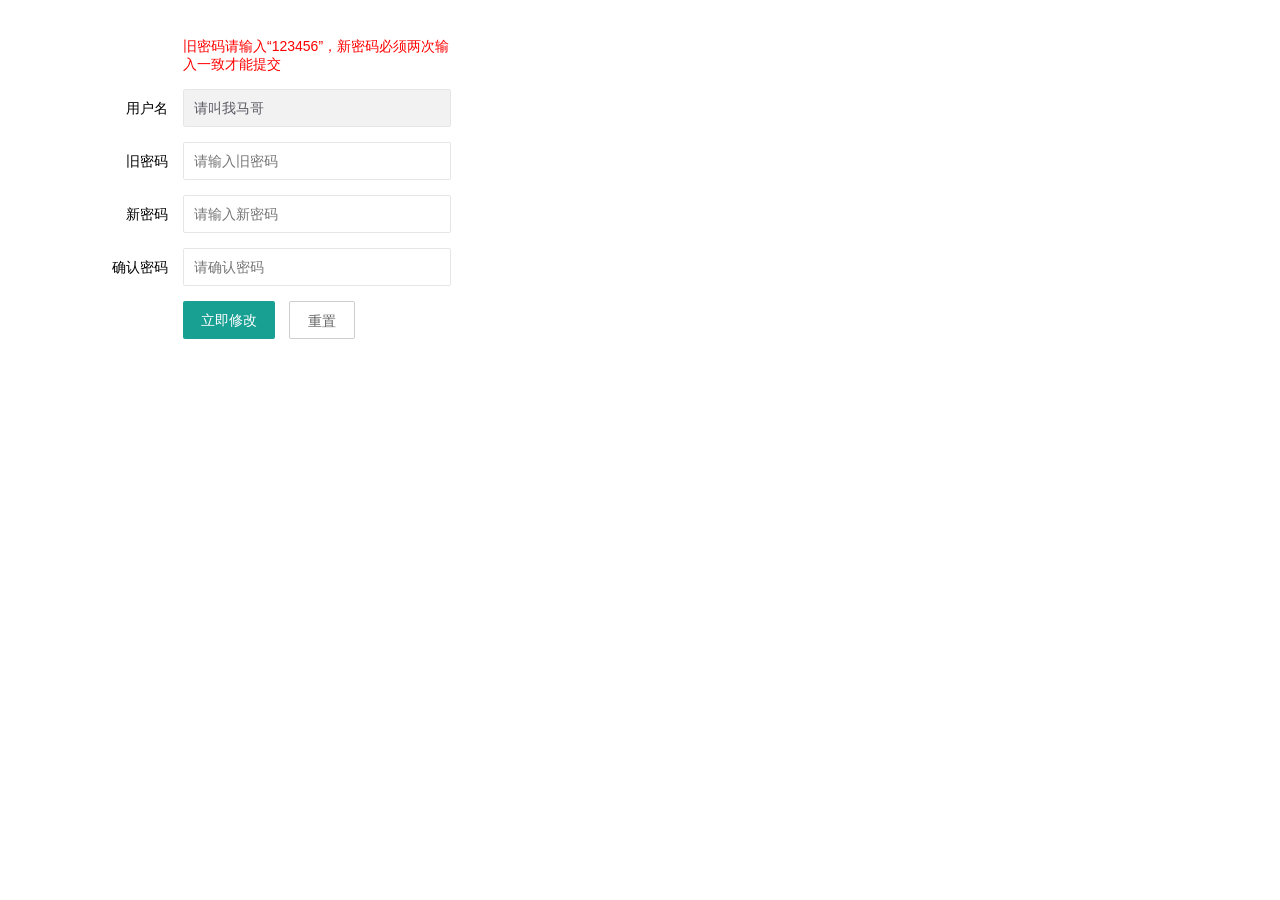
<file: src/main/webapp/ht/page/user/changePwd.html>
<!DOCTYPE html>
<html>
<head>
    <meta charset="utf-8">
    <title>修改密码--layui后台管理模板</title>
    <meta name="renderer" content="webkit">
    <meta http-equiv="X-UA-Compatible" content="IE=edge,chrome=1">
    <meta name="viewport" content="width=device-width, initial-scale=1, maximum-scale=1">
    <meta name="apple-mobile-web-app-status-bar-style" content="black">
    <meta name="apple-mobile-web-app-capable" content="yes">
    <meta name="format-detection" content="telephone=no">
    <link rel="stylesheet" href="../../layui/css/layui.css" media="all"/>
    <link rel="stylesheet" href="../../css/user.css" media="all"/>
</head>
<body class="childrenBody">
<form class="layui-form changePwd">
    <div style="margin:0 0 15px 110px;color:#f00;">旧密码请输入“123456”，新密码必须两次输入一致才能提交</div>
    <div class="layui-form-item">
        <label class="layui-form-label">用户名</label>
        <div class="layui-input-block">
            <input type="text" value="请叫我马哥" disabled class="layui-input layui-disabled">
        </div>
    </div>
    <div class="layui-form-item">
        <label class="layui-form-label">旧密码</label>
        <div class="layui-input-block">
            <input type="password" value="" placeholder="请输入旧密码" lay-verify="required|oldPwd" class="layui-input pwd">
        </div>
    </div>
    <div class="layui-form-item">
        <label class="layui-form-label">新密码</label>
        <div class="layui-input-block">
            <input type="password" value="" placeholder="请输入新密码" lay-verify="required|newPwd" id="oldPwd"
                   class="layui-input pwd">
        </div>
    </div>
    <div class="layui-form-item">
        <label class="layui-form-label">确认密码</label>
        <div class="layui-input-block">
            <input type="password" value="" placeholder="请确认密码" lay-verify="required|confirmPwd"
                   class="layui-input pwd">
        </div>
    </div>
    <div class="layui-form-item">
        <div class="layui-input-block">
            <button class="layui-btn" lay-submit="" lay-filter="changePwd">立即修改</button>
            <button type="reset" class="layui-btn layui-btn-primary">重置</button>
        </div>
    </div>
</form>
<script type="text/javascript" src="../../layui/layui.js"></script>
<script type="text/javascript" src="address.js"></script>
<script type="text/javascript" src="user.js"></script>
</body>
</html>
</file>
<file: src/main/webapp/ht/layui/css/layui.css>
/** layui-v1.0.9_rls MIT License By http://www.layui.com */
.layui-laypage a, a {
    text-decoration: none
}

.layui-btn, .layui-inline, img {
    vertical-align: middle
}

.layui-btn, .layui-unselect {
    -webkit-user-select: none;
    -ms-user-select: none;
    -moz-user-select: none
}

.layui-btn, .layui-tree li i, .layui-unselect {
    -moz-user-select: none
}

blockquote, body, button, dd, div, dl, dt, form, h1, h2, h3, h4, h5, h6, input, li, ol, p, pre, td, textarea, th, ul {
    margin: 0;
    padding: 0;
    -webkit-tap-highlight-color: rgba(0, 0, 0, 0)
}

a:active, a:hover {
    outline: 0
}

img {
    display: inline-block;
    border: none
}

li {
    list-style: none
}

table {
    border-collapse: collapse;
    border-spacing: 0
}

h1, h2, h3 {
    font-size: 14px;
    font-weight: 400
}

h4, h5, h6 {
    font-size: 100%;
    font-weight: 400
}

button, input, optgroup, option, select, textarea {
    font-family: inherit;
    font-size: inherit;
    font-style: inherit;
    font-weight: inherit;
    outline: 0
}

pre {
    white-space: pre-wrap;
    white-space: -moz-pre-wrap;
    white-space: -pre-wrap;
    white-space: -o-pre-wrap;
    word-wrap: break-word
}

::-webkit-scrollbar {
    width: 10px;
    height: 10px
}

::-webkit-scrollbar-button:vertical {
    display: none
}

::-webkit-scrollbar-corner, ::-webkit-scrollbar-track {
    background-color: #e2e2e2
}

::-webkit-scrollbar-thumb {
    border-radius: 0;
    background-color: rgba(0, 0, 0, .3)
}

::-webkit-scrollbar-thumb:vertical:hover {
    background-color: rgba(0, 0, 0, .35)
}

::-webkit-scrollbar-thumb:vertical:active {
    background-color: rgba(0, 0, 0, .38)
}

@font-face {
    font-family: layui-icon;
    src: url(../font/iconfont.eot?v=1.0.9);
    src: url(../font/iconfont.eot?v=1.0.9#iefix) format('embedded-opentype'), url(../font/iconfont.svg?v=1.0.9#iconfont) format('svg'), url(../font/iconfont.woff?v=1.0.9) format('woff'), url(../font/iconfont.ttf?v=1.0.9) format('truetype')
}

.layui-icon {
    font-family: layui-icon !important;
    font-size: 16px;
    font-style: normal;
    -webkit-font-smoothing: antialiased;
    -moz-osx-font-smoothing: grayscale
}

body {
    line-height: 24px;
    font: 14px Helvetica Neue, Helvetica, PingFang SC, \5FAE\8F6F\96C5\9ED1, Tahoma, Arial, sans-serif
}

hr {
    height: 1px;
    margin: 10px 0;
    border: 0;
    background-color: #e2e2e2;
    clear: both
}

a {
    color: #333
}

a:hover {
    color: #777
}

a cite {
    font-style: normal;
    *cursor: pointer
}

.layui-box, .layui-box * {
    -webkit-box-sizing: content-box !important;
    -moz-box-sizing: content-box !important;
    box-sizing: content-box !important
}

.layui-border-box, .layui-border-box * {
    -webkit-box-sizing: border-box !important;
    -moz-box-sizing: border-box !important;
    box-sizing: border-box !important
}

.layui-clear {
    clear: both;
    *zoom: 1
}

.layui-clear:after {
    content: '\20';
    clear: both;
    *zoom: 1;
    display: block;
    height: 0
}

.layui-inline {
    position: relative;
    display: inline-block;
    *display: inline;
    *zoom: 1
}

.layui-edge {
    position: absolute;
    width: 0;
    height: 0;
    border-style: dashed;
    border-color: transparent;
    overflow: hidden
}

.layui-elip {
    text-overflow: ellipsis;
    overflow: hidden;
    white-space: nowrap
}

.layui-disabled, .layui-disabled:hover {
    color: #d2d2d2 !important;
    cursor: not-allowed !important
}

.layui-circle {
    border-radius: 100%
}

.layui-show {
    display: block !important
}

.layui-hide {
    display: none !important
}

.layui-main {
    position: relative;
    width: 1140px;
    margin: 0 auto
}

.layui-header {
    position: relative;
    z-index: 1000;
    height: 60px
}

.layui-header a:hover {
    transition: all .5s;
    -webkit-transition: all .5s
}

.layui-side {
    position: fixed;
    top: 0;
    bottom: 0;
    z-index: 999;
    width: 200px;
    overflow-x: hidden
}

.layui-side-scroll {
    width: 220px;
    height: 100%;
    overflow-x: hidden
}

.layui-body {
    position: absolute;
    left: 200px;
    right: 0;
    top: 0;
    bottom: 0;
    z-index: 998;
    width: auto;
    overflow: hidden;
    overflow-y: auto;
    -webkit-box-sizing: border-box;
    -moz-box-sizing: border-box;
    box-sizing: border-box
}

.layui-layout-admin .layui-header {
    background-color: #23262E
}

.layui-layout-admin .layui-side {
    top: 60px;
    width: 200px;
    overflow-x: hidden
}

.layui-layout-admin .layui-body {
    top: 60px;
    bottom: 44px
}

.layui-layout-admin .layui-main {
    width: auto;
    margin: 0 15px
}

.layui-layout-admin .layui-footer {
    position: fixed;
    left: 200px;
    right: 0;
    bottom: 0;
    height: 44px;
    background-color: #eee
}

.layui-btn, .layui-input, .layui-select, .layui-textarea, .layui-upload-button {
    outline: 0;
    -webkit-transition: border-color .3s cubic-bezier(.65, .05, .35, .5);
    transition: border-color .3s cubic-bezier(.65, .05, .35, .5);
    -webkit-box-sizing: border-box !important;
    -moz-box-sizing: border-box !important;
    box-sizing: border-box !important
}

.layui-elem-quote {
    margin-bottom: 10px;
    padding: 15px;
    line-height: 22px;
    border-left: 5px solid #009688;
    border-radius: 0 2px 2px 0;
    background-color: #f2f2f2
}

.layui-quote-nm {
    border-color: #e2e2e2;
    border-style: solid;
    border-width: 1px 1px 1px 5px;
    background: 0 0
}

.layui-elem-field {
    margin-bottom: 10px;
    padding: 0;
    border: 1px solid #e2e2e2
}

.layui-elem-field legend {
    margin-left: 20px;
    padding: 0 10px;
    font-size: 20px;
    font-weight: 300
}

.layui-field-title {
    margin: 10px 0 20px;
    border: none;
    border-top: 1px solid #e2e2e2
}

.layui-field-box {
    padding: 10px 15px
}

.layui-field-title .layui-field-box {
    padding: 10px 0
}

.layui-progress {
    position: relative;
    height: 6px;
    border-radius: 20px;
    background-color: #e2e2e2
}

.layui-progress-bar {
    position: absolute;
    width: 0;
    max-width: 100%;
    height: 6px;
    border-radius: 20px;
    text-align: right;
    background-color: #5FB878;
    transition: all .3s;
    -webkit-transition: all .3s
}

.layui-progress-big, .layui-progress-big .layui-progress-bar {
    height: 18px;
    line-height: 18px
}

.layui-progress-text {
    position: relative;
    top: -18px;
    line-height: 18px;
    font-size: 12px;
    color: #666
}

.layui-progress-big .layui-progress-text {
    position: static;
    padding: 0 10px;
    color: #fff
}

.layui-collapse {
    border: 1px solid #e2e2e2;
    border-radius: 2px
}

.layui-colla-item {
    border-top: 1px solid #e2e2e2
}

.layui-colla-item:first-child {
    border-top: none
}

.layui-colla-title {
    position: relative;
    height: 42px;
    line-height: 42px;
    padding: 0 15px 0 35px;
    color: #333;
    background-color: #f2f2f2;
    cursor: pointer
}

.layui-colla-content {
    display: none;
    padding: 10px 15px;
    line-height: 22px;
    border-top: 1px solid #e2e2e2;
    color: #666
}

.layui-colla-icon {
    position: absolute;
    left: 15px;
    top: 0;
    font-size: 14px
}

.layui-bg-red {
    background-color: #FF5722
}

.layui-bg-orange {
    background-color: #F7B824
}

.layui-bg-green {
    background-color: #009688
}

.layui-bg-cyan {
    background-color: #2F4056
}

.layui-bg-blue {
    background-color: #1E9FFF
}

.layui-bg-black {
    background-color: #393D49
}

.layui-bg-gray {
    background-color: #eee
}

.layui-word-aux {
    font-size: 12px;
    color: #999;
    padding: 0 5px
}

.layui-btn {
    display: inline-block;
    height: 38px;
    line-height: 38px;
    padding: 0 18px;
    background-color: #009688;
    color: #fff;
    white-space: nowrap;
    text-align: center;
    font-size: 14px;
    border: none;
    border-radius: 2px;
    cursor: pointer;
    opacity: .9;
    filter: alpha(opacity=90)
}

.layui-btn:hover {
    opacity: .8;
    filter: alpha(opacity=80);
    color: #fff
}

.layui-btn:active {
    opacity: 1;
    filter: alpha(opacity=100)
}

.layui-btn + .layui-btn {
    margin-left: 10px
}

.layui-btn-radius {
    border-radius: 100px
}

.layui-btn .layui-icon {
    font-size: 18px;
    vertical-align: bottom
}

.layui-btn-primary {
    border: 1px solid #C9C9C9;
    background-color: #fff;
    color: #555
}

.layui-btn-primary:hover {
    border-color: #009688;
    color: #333
}

.layui-btn-normal {
    background-color: #1E9FFF
}

.layui-btn-warm {
    background-color: #F7B824
}

.layui-btn-danger {
    background-color: #FF5722
}

.layui-btn-disabled, .layui-btn-disabled:active, .layui-btn-disabled:hover {
    border: 1px solid #e6e6e6;
    background-color: #FBFBFB;
    color: #C9C9C9;
    cursor: not-allowed;
    opacity: 1
}

.layui-btn-big {
    height: 44px;
    line-height: 44px;
    padding: 0 25px;
    font-size: 16px
}

.layui-btn-small {
    height: 30px;
    line-height: 30px;
    padding: 0 10px;
    font-size: 12px
}

.layui-btn-small i {
    font-size: 16px !important
}

.layui-btn-mini {
    height: 22px;
    line-height: 22px;
    padding: 0 5px;
    font-size: 12px
}

.layui-btn-mini i {
    font-size: 14px !important
}

.layui-btn-group {
    display: inline-block;
    vertical-align: middle;
    font-size: 0
}

.layui-btn-group .layui-btn {
    margin-left: 0 !important;
    margin-right: 0 !important;
    border-left: 1px solid rgba(255, 255, 255, .5);
    border-radius: 0
}

.layui-btn-group .layui-btn-primary {
    border-left: none
}

.layui-btn-group .layui-btn-primary:hover {
    border-color: #C9C9C9;
    color: #009688
}

.layui-btn-group .layui-btn:first-child {
    border-left: none;
    border-radius: 2px 0 0 2px
}

.layui-btn-group .layui-btn-primary:first-child {
    border-left: 1px solid #c9c9c9
}

.layui-btn-group .layui-btn:last-child {
    border-radius: 0 2px 2px 0
}

.layui-btn-group .layui-btn + .layui-btn {
    margin-left: 0
}

.layui-btn-group + .layui-btn-group {
    margin-left: 10px
}

.layui-input, .layui-select, .layui-textarea {
    height: 38px;
    line-height: 38px;
    line-height: 36px \9;
    border: 1px solid #e6e6e6;
    background-color: #fff;
    border-radius: 2px
}

.layui-form-label, .layui-form-mid, .layui-textarea {
    line-height: 20px;
    position: relative
}

.layui-input, .layui-textarea {
    display: block;
    width: 100%;
    padding-left: 10px
}

.layui-input:hover, .layui-textarea:hover {
    border-color: #D2D2D2 !important
}

.layui-input:focus, .layui-textarea:focus {
    border-color: #C9C9C9 !important
}

.layui-textarea {
    min-height: 100px;
    height: auto;
    padding: 6px 10px;
    resize: vertical
}

.layui-select {
    padding: 0 10px
}

.layui-form input[type=checkbox], .layui-form input[type=radio], .layui-form select {
    display: none
}

.layui-form-item {
    margin-bottom: 15px;
    clear: both;
    *zoom: 1
}

.layui-form-item:after {
    content: '\20';
    clear: both;
    *zoom: 1;
    display: block;
    height: 0
}

.layui-form-label {
    float: left;
    display: block;
    padding: 9px 15px;
    width: 80px;
    font-weight: 400;
    text-align: right
}

.layui-form-item .layui-inline {
    margin-bottom: 5px;
    margin-right: 10px
}

.layui-input-block, .layui-input-inline {
    position: relative
}

.layui-input-block {
    margin-left: 110px;
    min-height: 36px
}

.layui-input-inline {
    display: inline-block;
    vertical-align: middle
}

.layui-form-item .layui-input-inline {
    float: left;
    width: 190px;
    margin-right: 10px
}

.layui-form-text .layui-input-inline {
    width: auto
}

.layui-form-mid {
    float: left;
    display: block;
    padding: 8px 0;
    margin-right: 10px
}

.layui-form-danger + .layui-form-select .layui-input, .layui-form-danger:focus {
    border: 1px solid #FF5722 !important
}

.layui-form-select {
    position: relative
}

.layui-form-select .layui-input {
    padding-right: 30px;
    cursor: pointer
}

.layui-form-select .layui-edge {
    position: absolute;
    right: 10px;
    top: 50%;
    margin-top: -3px;
    cursor: pointer;
    border-width: 6px;
    border-top-color: #c2c2c2;
    border-top-style: solid;
    transition: all .3s;
    -webkit-transition: all .3s
}

.layui-form-select dl {
    display: none;
    position: absolute;
    left: 0;
    top: 42px;
    padding: 5px 0;
    z-index: 999;
    min-width: 100%;
    border: 1px solid #d2d2d2;
    max-height: 300px;
    overflow-y: auto;
    background-color: #fff;
    border-radius: 2px;
    box-shadow: 0 2px 4px rgba(0, 0, 0, .12);
    box-sizing: border-box
}

.layui-form-select dl dd, .layui-form-select dl dt {
    padding: 0 10px;
    line-height: 36px;
    white-space: nowrap;
    overflow: hidden;
    text-overflow: ellipsis
}

.layui-form-select dl dt {
    font-size: 12px;
    color: #999
}

.layui-form-select dl dd {
    cursor: pointer
}

.layui-form-select dl dd:hover {
    background-color: #f2f2f2
}

.layui-form-select .layui-select-group dd {
    padding-left: 20px
}

.layui-form-select dl dd.layui-this {
    background-color: #5FB878;
    color: #fff
}

.layui-form-checkbox, .layui-form-select dl dd.layui-disabled {
    background-color: #fff
}

.layui-form-selected dl {
    display: block
}

.layui-form-checkbox, .layui-form-checkbox *, .layui-form-radio, .layui-form-radio *, .layui-form-switch {
    display: inline-block;
    vertical-align: middle
}

.layui-form-selected .layui-edge {
    margin-top: -9px;
    -webkit-transform: rotate(180deg);
    transform: rotate(180deg);
    margin-top: -3px \9
}

:root .layui-form-selected .layui-edge {
    margin-top: -9px \0/ IE9
}

.layui-select-none {
    margin: 5px 0;
    text-align: center;
    color: #999
}

.layui-select-disabled .layui-disabled {
    border-color: #eee !important
}

.layui-select-disabled .layui-edge {
    border-top-color: #d2d2d2
}

.layui-form-checkbox {
    position: relative;
    height: 30px;
    line-height: 28px;
    margin-right: 10px;
    padding-right: 30px;
    border: 1px solid #d2d2d2;
    cursor: pointer;
    font-size: 0;
    border-radius: 2px;
    -webkit-transition: .1s linear;
    transition: .1s linear;
    box-sizing: border-box !important
}

.layui-form-checkbox:hover {
    border: 1px solid #c2c2c2
}

.layui-form-checkbox span {
    padding: 0 10px;
    height: 100%;
    font-size: 14px;
    background-color: #d2d2d2;
    color: #fff;
    overflow: hidden;
    white-space: nowrap;
    text-overflow: ellipsis
}

.layui-form-checkbox:hover span {
    background-color: #c2c2c2
}

.layui-form-checkbox i {
    position: absolute;
    right: 0;
    width: 30px;
    color: #fff;
    font-size: 20px;
    text-align: center
}

.layui-form-checkbox:hover i {
    color: #c2c2c2
}

.layui-form-checked, .layui-form-checked:hover {
    border-color: #5FB878
}

.layui-form-checked span, .layui-form-checked:hover span {
    background-color: #5FB878
}

.layui-form-checked i, .layui-form-checked:hover i {
    color: #5FB878
}

.layui-form-item .layui-form-checkbox {
    margin-top: 4px
}

.layui-form-checkbox[lay-skin=primary] {
    height: auto !important;
    line-height: normal !important;
    border: none !important;
    margin-right: 0;
    padding-right: 0;
    background: 0 0
}

.layui-form-checkbox[lay-skin=primary] span {
    float: right;
    padding-right: 15px;
    line-height: 18px;
    background: 0 0;
    color: #666
}

.layui-form-checkbox[lay-skin=primary] i {
    position: relative;
    top: 0;
    width: 16px;
    line-height: 16px;
    border: 1px solid #d2d2d2;
    font-size: 12px;
    border-radius: 2px;
    background-color: #fff;
    -webkit-transition: .1s linear;
    transition: .1s linear
}

.layui-form-checkbox[lay-skin=primary]:hover i {
    border-color: #5FB878;
    color: #fff
}

.layui-form-checked[lay-skin=primary] i {
    border-color: #5FB878;
    background-color: #5FB878;
    color: #fff
}

.layui-checkbox-disbaled[lay-skin=primary] span {
    background: 0 0 !important
}

.layui-checkbox-disbaled[lay-skin=primary]:hover i {
    border-color: #d2d2d2
}

.layui-form-item .layui-form-checkbox[lay-skin=primary] {
    margin-top: 10px
}

.layui-form-switch {
    position: relative;
    height: 22px;
    line-height: 22px;
    width: 42px;
    padding: 0 5px;
    margin-top: 8px;
    border: 1px solid #d2d2d2;
    border-radius: 20px;
    cursor: pointer;
    background-color: #fff;
    -webkit-transition: .1s linear;
    transition: .1s linear
}

.layui-form-switch i {
    position: absolute;
    left: 5px;
    top: 3px;
    width: 16px;
    height: 16px;
    border-radius: 20px;
    background-color: #d2d2d2;
    -webkit-transition: .1s linear;
    transition: .1s linear
}

.layui-form-switch em {
    position: absolute;
    right: 5px;
    top: 0;
    width: 25px;
    padding: 0 !important;
    text-align: center !important;
    color: #999 !important;
    font-style: normal !important;
    font-size: 12px
}

.layui-form-onswitch {
    border-color: #5FB878;
    background-color: #5FB878
}

.layui-form-onswitch i {
    left: 32px;
    background-color: #fff
}

.layui-form-onswitch em {
    left: 5px;
    right: auto;
    color: #fff !important
}

.layui-checkbox-disbaled {
    border-color: #e2e2e2 !important
}

.layui-checkbox-disbaled span {
    background-color: #e2e2e2 !important
}

.layui-checkbox-disbaled:hover i {
    color: #fff !important
}

.layui-form-radio {
    line-height: 28px;
    margin: 6px 10px 0 0;
    padding-right: 10px;
    cursor: pointer;
    font-size: 0
}

.layui-form-radio i {
    margin-right: 8px;
    font-size: 22px;
    color: #c2c2c2
}

.layui-form-radio span {
    font-size: 14px
}

.layui-form-radio i:hover, .layui-form-radioed i {
    color: #5FB878
}

.layui-radio-disbaled i {
    color: #e2e2e2 !important
}

.layui-form-pane .layui-form-label {
    width: 110px;
    padding: 8px 15px;
    height: 38px;
    line-height: 20px;
    border: 1px solid #e6e6e6;
    border-radius: 2px 0 0 2px;
    text-align: center;
    background-color: #FBFBFB;
    overflow: hidden;
    white-space: nowrap;
    text-overflow: ellipsis;
    -webkit-box-sizing: border-box !important;
    -moz-box-sizing: border-box !important;
    box-sizing: border-box !important
}

.layui-form-pane .layui-input-inline {
    margin-left: -1px
}

.layui-form-pane .layui-input-block {
    margin-left: 110px;
    left: -1px
}

.layui-form-pane .layui-input {
    border-radius: 0 2px 2px 0
}

.layui-form-pane .layui-form-text .layui-form-label {
    float: none;
    width: 100%;
    border-right: 1px solid #e6e6e6;
    border-radius: 2px;
    -webkit-box-sizing: border-box !important;
    -moz-box-sizing: border-box !important;
    box-sizing: border-box !important;
    text-align: left
}

.layui-laypage button, .layui-laypage input, .layui-nav {
    -webkit-box-sizing: border-box !important;
    -moz-box-sizing: border-box !important
}

.layui-form-pane .layui-form-text .layui-input-inline {
    display: block;
    margin: 0;
    top: -1px;
    clear: both
}

.layui-form-pane .layui-form-text .layui-input-block {
    margin: 0;
    left: 0;
    top: -1px
}

.layui-form-pane .layui-form-text .layui-textarea {
    min-height: 100px;
    border-radius: 0 0 2px 2px
}

.layui-form-pane .layui-form-checkbox {
    margin: 4px 0 4px 10px
}

.layui-form-pane .layui-form-radio, .layui-form-pane .layui-form-switch {
    margin-top: 6px;
    margin-left: 10px
}

.layui-form-pane .layui-form-item[pane] {
    position: relative;
    border: 1px solid #e6e6e6
}

.layui-form-pane .layui-form-item[pane] .layui-form-label {
    position: absolute;
    left: 0;
    top: 0;
    height: 100%;
    border-width: 0 1px 0 0
}

.layui-form-pane .layui-form-item[pane] .layui-input-inline {
    margin-left: 110px
}

.layui-layedit {
    border: 1px solid #d2d2d2;
    border-radius: 2px
}

.layui-layedit-tool {
    padding: 3px 5px;
    border-bottom: 1px solid #e2e2e2;
    font-size: 0
}

.layedit-tool-fixed {
    position: fixed;
    top: 0;
    border-top: 1px solid #e2e2e2
}

.layui-layedit-tool .layedit-tool-mid, .layui-layedit-tool .layui-icon {
    display: inline-block;
    vertical-align: middle;
    text-align: center;
    font-size: 14px
}

.layui-layedit-tool .layui-icon {
    position: relative;
    width: 32px;
    height: 30px;
    line-height: 30px;
    margin: 3px 5px;
    color: #777;
    cursor: pointer;
    border-radius: 2px
}

.layui-layedit-tool .layui-icon:hover {
    color: #393D49
}

.layui-layedit-tool .layui-icon:active {
    color: #000
}

.layui-layedit-tool .layedit-tool-active {
    background-color: #e2e2e2;
    color: #000
}

.layui-layedit-tool .layui-disabled, .layui-layedit-tool .layui-disabled:hover {
    color: #d2d2d2;
    cursor: not-allowed
}

.layui-layedit-tool .layedit-tool-mid {
    width: 1px;
    height: 18px;
    margin: 0 10px;
    background-color: #d2d2d2
}

.layedit-tool-html {
    width: 50px !important;
    font-size: 30px !important
}

.layedit-tool-b, .layedit-tool-code, .layedit-tool-help {
    font-size: 16px !important
}

.layedit-tool-d, .layedit-tool-face, .layedit-tool-image, .layedit-tool-unlink {
    font-size: 18px !important
}

.layedit-tool-image input {
    position: absolute;
    font-size: 0;
    left: 0;
    top: 0;
    width: 100%;
    height: 100%;
    opacity: .01;
    filter: Alpha(opacity=1);
    cursor: pointer
}

.layui-layedit-iframe iframe {
    display: block;
    width: 100%
}

#LAY_layedit_code {
    overflow: hidden
}

.layui-table {
    width: 100%;
    margin: 10px 0;
    background-color: #fff
}

.layui-table tr {
    transition: all .3s;
    -webkit-transition: all .3s
}

.layui-table thead tr {
    background-color: #f2f2f2
}

.layui-table th {
    text-align: left
}

.layui-table td, .layui-table th {
    padding: 9px 15px;
    min-height: 20px;
    line-height: 20px;
    border: 1px solid #e2e2e2;
    font-size: 14px
}

.layui-table tr:hover, .layui-table[lay-even] tr:nth-child(even) {
    background-color: #f8f8f8
}

.layui-table[lay-skin=line], .layui-table[lay-skin=row] {
    border: 1px solid #e2e2e2
}

.layui-table[lay-skin=line] td, .layui-table[lay-skin=line] th {
    border: none;
    border-bottom: 1px solid #e2e2e2
}

.layui-table[lay-skin=row] td, .layui-table[lay-skin=row] th {
    border: none;
    border-right: 1px solid #e2e2e2
}

.layui-table[lay-skin=nob] td, .layui-table[lay-skin=nob] th {
    border: none
}

.layui-upload-button {
    position: relative;
    display: inline-block;
    vertical-align: middle;
    min-width: 60px;
    height: 38px;
    line-height: 38px;
    border: 1px solid #DFDFDF;
    border-radius: 2px;
    overflow: hidden;
    background-color: #fff;
    color: #666
}

.layui-upload-button:hover {
    border: 1px solid #aaa;
    color: #333
}

.layui-upload-button:active {
    border: 1px solid #4CAF50;
    color: #000
}

.layui-upload-button input, .layui-upload-file {
    opacity: .01;
    filter: Alpha(opacity=1);
    cursor: pointer
}

.layui-upload-button input {
    position: absolute;
    left: 0;
    top: 0;
    z-index: 10;
    font-size: 100px;
    width: 100%;
    height: 100%
}

.layui-upload-icon {
    display: block;
    margin: 0 15px;
    text-align: center
}

.layui-upload-icon i {
    margin-right: 5px;
    vertical-align: top;
    font-size: 20px;
    color: #5FB878
}

.layui-upload-iframe {
    position: absolute;
    width: 0;
    height: 0;
    border: 0;
    visibility: hidden
}

.layui-upload-enter {
    border: 1px solid #009E94;
    background-color: #009E94;
    color: #fff;
    -webkit-transform: scale(1.1);
    transform: scale(1.1)
}

.layui-upload-enter .layui-upload-icon, .layui-upload-enter .layui-upload-icon i {
    color: #fff
}

.layui-flow-more {
    margin: 10px 0;
    text-align: center;
    color: #999;
    font-size: 14px
}

.layui-flow-more a {
    height: 32px;
    line-height: 32px
}

.layui-flow-more a * {
    display: inline-block;
    vertical-align: top
}

.layui-flow-more a cite {
    padding: 0 20px;
    border-radius: 3px;
    background-color: #eee;
    color: #333;
    font-style: normal
}

.layui-flow-more a cite:hover {
    opacity: .8
}

.layui-flow-more a i {
    font-size: 30px;
    color: #737383
}

.layui-laypage {
    display: inline-block;
    *display: inline;
    *zoom: 1;
    vertical-align: middle;
    margin: 10px 0;
    font-size: 0
}

.layui-laypage > :first-child, .layui-laypage > :first-child em {
    border-radius: 2px 0 0 2px
}

.layui-laypage > :last-child, .layui-laypage > :last-child em {
    border-radius: 0 2px 2px 0
}

.layui-laypage a, .layui-laypage span {
    display: inline-block;
    *display: inline;
    *zoom: 1;
    vertical-align: middle;
    padding: 0 15px;
    border: 1px solid #e2e2e2;
    height: 28px;
    line-height: 28px;
    margin: 0 -1px 5px 0;
    background-color: #fff;
    color: #333;
    font-size: 12px
}

.layui-laypage em {
    font-style: normal
}

.layui-laypage span {
    color: #999;
    font-weight: 700
}

.layui-laypage .layui-laypage-curr {
    position: relative
}

.layui-laypage .layui-laypage-curr em {
    position: relative;
    color: #fff;
    font-weight: 400
}

.layui-laypage .layui-laypage-curr .layui-laypage-em {
    position: absolute;
    left: -1px;
    top: -1px;
    padding: 1px;
    width: 100%;
    height: 100%;
    background-color: #009688
}

.layui-laypage-em {
    border-radius: 2px
}

.layui-laypage-next em, .layui-laypage-prev em {
    font-family: Sim sun;
    font-size: 16px
}

.layui-laypage .layui-laypage-total {
    height: 30px;
    line-height: 30px;
    margin-left: 1px;
    border: none;
    font-weight: 400
}

.layui-laypage button, .layui-laypage input {
    height: 30px;
    line-height: 30px;
    border: 1px solid #e2e2e2;
    border-radius: 2px;
    vertical-align: top;
    background-color: #fff;
    box-sizing: border-box !important
}

.layui-laypage input {
    width: 50px;
    margin: 0 5px;
    text-align: center
}

.layui-laypage button {
    margin-left: 5px;
    padding: 0 15px;
    cursor: pointer
}

.layui-code {
    position: relative;
    margin: 10px 0;
    padding: 15px;
    line-height: 20px;
    border: 1px solid #ddd;
    border-left-width: 6px;
    background-color: #F2F2F2;
    color: #333;
    font-family: Courier New;
    font-size: 12px
}

.layui-tree {
    line-height: 26px
}

.layui-tree li {
    text-overflow: ellipsis;
    overflow: hidden;
    white-space: nowrap
}

.layui-tree li .layui-tree-spread, .layui-tree li a {
    display: inline-block;
    vertical-align: top;
    height: 26px;
    *display: inline;
    *zoom: 1;
    cursor: pointer
}

.layui-tree li a {
    font-size: 0
}

.layui-tree li a i {
    font-size: 16px
}

.layui-tree li a cite {
    padding: 0 6px;
    font-size: 14px;
    font-style: normal
}

.layui-tree li i {
    padding-left: 6px;
    color: #333
}

.layui-tree li .layui-tree-check {
    font-size: 13px
}

.layui-tree li .layui-tree-check:hover {
    color: #009E94
}

.layui-tree li ul {
    display: none;
    margin-left: 20px
}

.layui-tree li .layui-tree-enter {
    line-height: 24px;
    border: 1px dotted #000
}

.layui-tree-drag {
    display: none;
    position: absolute;
    left: -666px;
    top: -666px;
    background-color: #f2f2f2;
    padding: 5px 10px;
    border: 1px dotted #000;
    white-space: nowrap
}

.layui-tree-drag i {
    padding-right: 5px
}

.layui-nav {
    position: relative;
    padding: 0 20px;
    background-color: #393D49;
    color: #c2c2c2;
    border-radius: 2px;
    font-size: 0;
    box-sizing: border-box !important
}

.layui-nav * {
    font-size: 14px
}

.layui-nav .layui-nav-item {
    position: relative;
    display: inline-block;
    *display: inline;
    *zoom: 1;
    vertical-align: middle;
    line-height: 60px
}

.layui-nav .layui-nav-item a {
    display: block;
    padding: 0 20px;
    color: #c2c2c2;
    transition: all .3s;
    -webkit-transition: all .3s
}

.layui-nav .layui-this:after, .layui-nav-bar, .layui-nav-tree .layui-nav-itemed:after {
    position: absolute;
    left: 0;
    top: 0;
    width: 0;
    height: 5px;
    background-color: #5FB878;
    transition: all .2s;
    -webkit-transition: all .2s
}

.layui-nav-bar {
    z-index: 1000
}

.layui-nav .layui-nav-item a:hover, .layui-nav .layui-this a {
    color: #fff
}

.layui-nav .layui-this:after {
    content: '';
    top: auto;
    bottom: 0;
    width: 100%
}

.layui-nav .layui-nav-more {
    content: '';
    width: 0;
    height: 0;
    border-style: solid dashed dashed;
    border-color: #c2c2c2 transparent transparent;
    overflow: hidden;
    cursor: pointer;
    transition: all .2s;
    -webkit-transition: all .2s;
    position: absolute;
    top: 28px;
    right: 3px;
    border-width: 6px
}

.layui-nav .layui-nav-mored, .layui-nav-itemed .layui-nav-more {
    top: 22px;
    border-style: dashed dashed solid;
    border-color: transparent transparent #c2c2c2
}

.layui-nav-child {
    display: none;
    position: absolute;
    left: 0;
    top: 65px;
    min-width: 100%;
    line-height: 36px;
    padding: 5px 0;
    box-shadow: 0 2px 4px rgba(0, 0, 0, .12);
    border: 1px solid #d2d2d2;
    background-color: #fff;
    z-index: 100;
    border-radius: 2px;
    white-space: nowrap
}

.layui-nav .layui-nav-child a {
    color: #333
}

.layui-nav .layui-nav-child a:hover {
    background-color: #f2f2f2;
    color: #333
}

.layui-nav-child dd {
    position: relative
}

.layui-nav-child dd.layui-this {
    background-color: #5FB878;
    color: #fff
}

.layui-nav-child dd.layui-this a {
    color: #fff
}

.layui-nav-child dd.layui-this:after {
    display: none
}

.layui-nav-tree {
    width: 200px;
    padding: 0
}

.layui-nav-tree .layui-nav-item {
    display: block;
    width: 100%;
    line-height: 45px
}

.layui-nav-tree .layui-nav-item a {
    height: 45px;
    text-overflow: ellipsis;
    overflow: hidden;
    white-space: nowrap
}

.layui-nav-tree .layui-nav-item a:hover {
    background-color: #4E5465
}

.layui-nav-tree .layui-nav-child dd.layui-this, .layui-nav-tree .layui-this, .layui-nav-tree .layui-this > a, .layui-nav-tree .layui-this > a:hover {
    background-color: #009688;
    color: #fff
}

.layui-nav-tree .layui-this:after {
    display: none
}

.layui-nav-itemed > a, .layui-nav-tree .layui-nav-title a, .layui-nav-tree .layui-nav-title a:hover {
    background-color: #2B2E37 !important;
    color: #fff !important
}

.layui-nav-tree .layui-nav-bar {
    width: 5px;
    height: 0;
    background-color: #009688
}

.layui-nav-tree .layui-nav-child {
    position: relative;
    z-index: 0;
    top: 0;
    border: none;
    box-shadow: none
}

.layui-nav-tree .layui-nav-child a {
    height: 40px;
    line-height: 40px;
    color: #c2c2c2
}

.layui-nav-tree .layui-nav-child, .layui-nav-tree .layui-nav-child a:hover {
    background: 0 0;
    color: #fff
}

.layui-nav-tree .layui-nav-more {
    top: 20px;
    right: 10px
}

.layui-nav-itemed .layui-nav-more {
    top: 14px
}

.layui-nav-itemed .layui-nav-child {
    display: block;
    padding: 0
}

.layui-nav-side {
    position: fixed;
    top: 0;
    bottom: 0;
    left: 0;
    overflow-x: hidden;
    z-index: 999
}

.layui-breadcrumb {
    visibility: hidden;
    font-size: 0
}

.layui-breadcrumb a {
    padding-right: 8px;
    line-height: 22px;
    font-size: 14px;
    color: #333 !important
}

.layui-breadcrumb a:hover {
    color: #01AAED !important
}

.layui-breadcrumb a cite, .layui-breadcrumb a span {
    color: #666;
    cursor: text;
    font-style: normal
}

.layui-breadcrumb a span {
    padding-left: 8px;
    font-family: Sim sun
}

.layui-tab {
    margin: 10px 0;
    text-align: left !important
}

.layui-fixbar li, .layui-tab-bar, .layui-tab-title li, .layui-util-face ul li {
    cursor: pointer;
    text-align: center
}

.layui-tab[overflow] > .layui-tab-title {
    overflow: hidden
}

.layui-tab-title {
    position: relative;
    left: 0;
    height: 40px;
    white-space: nowrap;
    font-size: 0;
    border-bottom: 1px solid #e2e2e2;
    transition: all .2s;
    -webkit-transition: all .2s
}

.layui-tab-title li {
    display: inline-block;
    *display: inline;
    *zoom: 1;
    vertical-align: middle;
    font-size: 14px;
    transition: all .2s;
    -webkit-transition: all .2s;
    position: relative;
    line-height: 40px;
    min-width: 65px;
    padding: 0 10px
}

.layui-tab-title li a {
    display: block
}

.layui-tab-title .layui-this {
    color: #000
}

.layui-tab-title .layui-this:after {
    position: absolute;
    left: 0;
    top: 0;
    content: '';
    width: 100%;
    height: 41px;
    border: 1px solid #e2e2e2;
    border-bottom-color: #fff;
    border-radius: 2px 2px 0 0;
    -webkit-box-sizing: border-box !important;
    -moz-box-sizing: border-box !important;
    box-sizing: border-box !important;
    pointer-events: none
}

.layui-tab-bar {
    position: absolute;
    right: 0;
    top: 0;
    z-index: 10;
    width: 30px;
    height: 39px;
    line-height: 39px;
    border: 1px solid #e2e2e2;
    border-radius: 2px;
    background-color: #fff
}

.layui-tab-bar .layui-icon {
    position: relative;
    display: inline-block;
    top: 3px;
    transition: all .3s;
    -webkit-transition: all .3s
}

.layui-tab-item, .layui-util-face .layui-layer-TipsG {
    display: none
}

.layui-tab-more {
    padding-right: 30px;
    height: auto;
    white-space: normal
}

.layui-tab-more li.layui-this:after {
    border-bottom-color: #e2e2e2;
    border-radius: 2px
}

.layui-tab-more .layui-tab-bar .layui-icon {
    top: -2px;
    top: 3px \9;
    -webkit-transform: rotate(180deg);
    transform: rotate(180deg)
}

:root .layui-tab-more .layui-tab-bar .layui-icon {
    top: -2px \0/ IE9
}

.layui-tab-content {
    padding: 10px
}

.layui-tab-title li .layui-tab-close {
    position: relative;
    margin-left: 8px;
    top: 1px;
    color: #c2c2c2;
    transition: all .2s;
    -webkit-transition: all .2s
}

.layui-tab-title li .layui-tab-close:hover {
    border-radius: 2px;
    background-color: #FF5722;
    color: #fff
}

.layui-tab-brief > .layui-tab-title .layui-this {
    color: #009688
}

.layui-tab-brief > .layui-tab-more li.layui-this:after, .layui-tab-brief > .layui-tab-title .layui-this:after {
    border: none;
    border-radius: 0;
    border-bottom: 3px solid #5FB878
}

.layui-tab-brief[overflow] > .layui-tab-title .layui-this:after {
    top: -1px
}

.layui-tab-card {
    border: 1px solid #e2e2e2;
    border-radius: 2px;
    box-shadow: 0 2px 5px 0 rgba(0, 0, 0, .1)
}

.layui-tab-card > .layui-tab-title {
    background-color: #f2f2f2
}

.layui-tab-card > .layui-tab-title li {
    margin-right: -1px;
    margin-left: -1px
}

.layui-tab-card > .layui-tab-title .layui-this {
    background-color: #fff
}

.layui-tab-card > .layui-tab-title .layui-this:after {
    border-top: none;
    border-width: 1px;
    border-bottom-color: #fff
}

.layui-tab-card > .layui-tab-title .layui-tab-bar {
    height: 40px;
    line-height: 40px;
    border-radius: 0;
    border-top: none;
    border-right: none
}

.layui-tab-card > .layui-tab-more .layui-this {
    background: 0 0;
    color: #5FB878
}

.layui-tab-card > .layui-tab-more .layui-this:after {
    border: none
}

.layui-fixbar {
    position: fixed;
    right: 15px;
    bottom: 15px;
    z-index: 9999
}

.layui-fixbar li {
    width: 50px;
    height: 50px;
    line-height: 50px;
    margin-bottom: 1px;
    font-size: 30px;
    background-color: #9F9F9F;
    color: #fff;
    border-radius: 2px;
    opacity: .95
}

.layui-fixbar li:hover {
    opacity: .85
}

.layui-fixbar li:active {
    opacity: 1
}

.layui-fixbar .layui-fixbar-top {
    display: none;
    font-size: 40px
}

body .layui-util-face {
    border: none;
    background: 0 0
}

body .layui-util-face .layui-layer-content {
    padding: 0;
    background-color: #fff;
    color: #666;
    box-shadow: none
}

.layui-util-face ul {
    position: relative;
    width: 372px;
    padding: 10px;
    border: 1px solid #D9D9D9;
    background-color: #fff;
    box-shadow: 0 0 20px rgba(0, 0, 0, .2)
}

.layui-util-face ul li {
    float: left;
    border: 1px solid #e8e8e8;
    height: 22px;
    width: 26px;
    overflow: hidden;
    margin: -1px 0 0 -1px;
    padding: 4px 2px
}

.layui-util-face ul li:hover {
    position: relative;
    z-index: 2;
    border: 1px solid #eb7350;
    background: #fff9ec
}

.layui-anim {
    -webkit-animation-duration: .3s;
    animation-duration: .3s;
    -webkit-animation-fill-mode: both;
    animation-fill-mode: both
}

.layui-anim-loop {
    -webkit-animation-iteration-count: infinite;
    animation-iteration-count: infinite
}

@-webkit-keyframes layui-rotate {
    from {
        -webkit-transform: rotate(0)
    }
    to {
        -webkit-transform: rotate(360deg)
    }
}

@keyframes layui-rotate {
    from {
        transform: rotate(0)
    }
    to {
        transform: rotate(360deg)
    }
}

.layui-anim-rotate {
    -webkit-animation-name: layui-rotate;
    animation-name: layui-rotate;
    -webkit-animation-duration: 1s;
    animation-duration: 1s;
    -webkit-animation-timing-function: linear;
    animation-timing-function: linear
}

@-webkit-keyframes layui-up {
    from {
        -webkit-transform: translate3d(0, 100%, 0);
        opacity: .3
    }
    to {
        -webkit-transform: translate3d(0, 0, 0);
        opacity: 1
    }
}

@keyframes layui-up {
    from {
        transform: translate3d(0, 100%, 0);
        opacity: .3
    }
    to {
        transform: translate3d(0, 0, 0);
        opacity: 1
    }
}

.layui-anim-up {
    -webkit-animation-name: layui-up;
    animation-name: layui-up
}

@-webkit-keyframes layui-upbit {
    from {
        -webkit-transform: translate3d(0, 30px, 0);
        opacity: .3
    }
    to {
        -webkit-transform: translate3d(0, 0, 0);
        opacity: 1
    }
}

@keyframes layui-upbit {
    from {
        transform: translate3d(0, 30px, 0);
        opacity: .3
    }
    to {
        transform: translate3d(0, 0, 0);
        opacity: 1
    }
}

.layui-anim-upbit {
    -webkit-animation-name: layui-upbit;
    animation-name: layui-upbit
}

@-webkit-keyframes layui-scale {
    0% {
        opacity: .3;
        -webkit-transform: scale(.5)
    }
    100% {
        opacity: 1;
        -webkit-transform: scale(1)
    }
}

@keyframes layui-scale {
    0% {
        opacity: .3;
        -ms-transform: scale(.5);
        transform: scale(.5)
    }
    100% {
        opacity: 1;
        -ms-transform: scale(1);
        transform: scale(1)
    }
}

.layui-anim-scale {
    -webkit-animation-name: layui-scale;
    animation-name: layui-scale
}

@-webkit-keyframes layui-scale-spring {
    0% {
        opacity: .5;
        -webkit-transform: scale(.5)
    }
    80% {
        opacity: .8;
        -webkit-transform: scale(1.1)
    }
    100% {
        opacity: 1;
        -webkit-transform: scale(1)
    }
}

@keyframes layui-scale-spring {
    0% {
        opacity: .5;
        -ms-transform: scale(.5);
        transform: scale(.5)
    }
    80% {
        opacity: .8;
        -ms-transform: scale(1.1);
        transform: scale(1.1)
    }
    100% {
        opacity: 1;
        -ms-transform: scale(1);
        transform: scale(1)
    }
}

.layui-anim-scaleSpring {
    -webkit-animation-name: layui-scale-spring;
    animation-name: layui-scale-spring
}

@media screen and (max-width: 450px) {
    .layui-form-item .layui-form-label {
        text-overflow: ellipsis;
        overflow: hidden;
        white-space: nowrap
    }

    .layui-form-item .layui-inline {
        display: block;
        margin-right: 0;
        margin-bottom: 20px;
        clear: both
    }

    .layui-form-item .layui-inline:after {
        content: '\20';
        clear: both;
        display: block;
        height: 0
    }

    .layui-form-item .layui-input-inline {
        display: block;
        float: none;
        left: -3px;
        width: auto;
        margin: 0 0 10px 112px
    }

    .layui-form-item .layui-input-inline + .layui-form-mid {
        margin-left: 110px;
        top: -5px;
        padding: 0
    }

    .layui-form-item .layui-form-checkbox {
        margin-right: 5px;
        margin-bottom: 5px
    }
}

/*子页面样式*/
.childrenBody {
    margin: 10px 10px 0;
}

.layui-table td, .layui-table th {
    word-break: break-all;
}

/*文字选中背景色*/
::selection {
    background: #ff5722;
    color: #fff;
}

/*表格中的操作按钮样式问题*/
.layui-table .layui-btn, .layui-table .layui-btn + .layui-btn {
    margin: 2px 5px;
}

.layui-inline {
    margin: 5px 5px 5px 0;
}
</file>
<file: src/main/webapp/ht/css/images.css>
.layui-flow-more {
    clear: both;
    margin-top: 20px;
}

#Images li {
    width: 19%;
    margin: 0.5% 0.5%;
    float: left;
    overflow: hidden;
}

#Images li img {
    width: 100%;
}

#Images li .operate {
    display: block;
    height: 40px;
    width: 100%;
    background: #f4f5f9;
}

#Images li .operate .check {
    float: left;
    margin-left: 11px;
    height: 18px;
    padding: 11px 0;
}

#Images li .operate .img_del {
    float: right;
    margin: 7px 11px 0 0;
    font-size: 22px;
    cursor: pointer;
}

#Images li .operate .img_del:hover {
    color: #f00;
}

/*适配*/
@media screen and (max-width: 1050px) {
    /*用户信息*/
    #Images li {
        width: 24%;
    }
}

@media screen and (max-width: 750px) {
    /*用户信息*/
    #Images li {
        width: 49%;
    }
}

@media screen and (max-width: 432px) {
    /*用户信息*/
    #Images li {
        width: 99%;
    }
}
</file>
<file: src/main/webapp/ht/css/news.css>
.news_search {
    padding: 10px 10px;
}

.layui-table, .layui-table th {
    text-align: center;
}

.news_list .layui-form-switch {
    margin-top: 0;
}

/*分页*/
#page {
    text-align: right;
}
</file>
<file: src/main/webapp/ht/css/login.css>
body {
    overflow: hidden;
}

.video-player {
    background-color: transparent;
    display: block;
    position: absolute;
    z-index: 1;
    top: 0;
}

.video_mask {
    width: 100%;
    height: 100%;
    position: absolute;
    left: 0;
    top: 0;
    z-index: 90;
    background-color: rgba(0, 0, 0, 0.5);
}

.login {
    height: 260px;
    width: 260px;
    padding: 20px;
    background-color: rgba(0, 0, 0, 0.5);
    border-radius: 4px;
    position: absolute;
    left: 50%;
    top: 50%;
    margin: -150px 0 0 -150px;
    z-index: 99;
}

.login h1 {
    text-align: center;
    color: #fff;
    font-size: 24px;
    margin-bottom: 20px;
}

.form_code {
    position: relative;
}

.form_code .code {
    position: absolute;
    right: 0;
    top: 1px;
    cursor: pointer;
}

.login_btn {
    width: 100%;
}
</file>
<file: src/main/webapp/ht/css/message.css>
.selectMsg {
    width: 110px;
    margin-right: 15px;
}

.msg_info, .msg_time, .msg_reply, .msg_opr {
    min-height: 50px;
    text-align: center;
}

.msg_info {
    text-align: left;
    position: relative;
}

.msg_info > img {
    position: absolute;
    left: 10px;
    top: 10px;
    cursor: pointer;
}

.msg_info .user_info {
    padding-left: 55px;
    line-height: 25px;
}

.msg_info .user_info h2 {
    color: #222;
    cursor: pointer;
}

.msg_info .user_info h2:hover {
    color: #1AA094;
}

.msg_info .user_info p {
    color: #8d8d8d;
}

.msg_reply {
    color: #e15f63;
}

/*回复*/
.replay_edit {
    overflow: hidden;
    margin-bottom: 20px;
}

.replay_edit a {
    margin-top: 10px;
    width: 100px;
    float: right;
}
</file>
<file: src/main/webapp/ht/css/user.css>
form input.layui-input[disabled] {
    background: #f2f2f2;
    color: #595963 !important;
}

.user_left {
    width: 45%;
    float: left;
    margin: 20px 0 0 5%;
}

.user_right {
    width: 25%;
    float: left;
    margin: 20px 0 0 5%;
    text-align: center;
}

.user_right p {
    margin: 10px 0 25px;
    font-size: 12px;
    text-align: center;
    color: #FF5722;
}

.user_right img#userFace {
    width: 200px;
    height: 200px;
}

.layui-table, .layui-table th {
    text-align: center;
}

.userAddress.layui-form-item .layui-input-inline {
    width: 23%;
}

.userAddress.layui-form-item .layui-input-inline:last-child {
    margin-right: 0;
}

/*用户列表*/
#page {
    text-align: right;
}

/*修改密码*/
.changePwd {
    width: 30%;
    margin: 3% 0 0 5%;
}


/*适配*/
@media screen and (max-width: 1050px) {
    /*用户信息*/
    .user_left, .user_right, .changePwd {
        width: 100%;
        float: none;
        margin-left: 0;
    }

    .user_right {
        margin-bottom: 20px;
    }
}

@media screen and (max-width: 450px) {
    .userAddress.layui-form-item .layui-input-inline {
        width: auto;
    }
}
</file>
